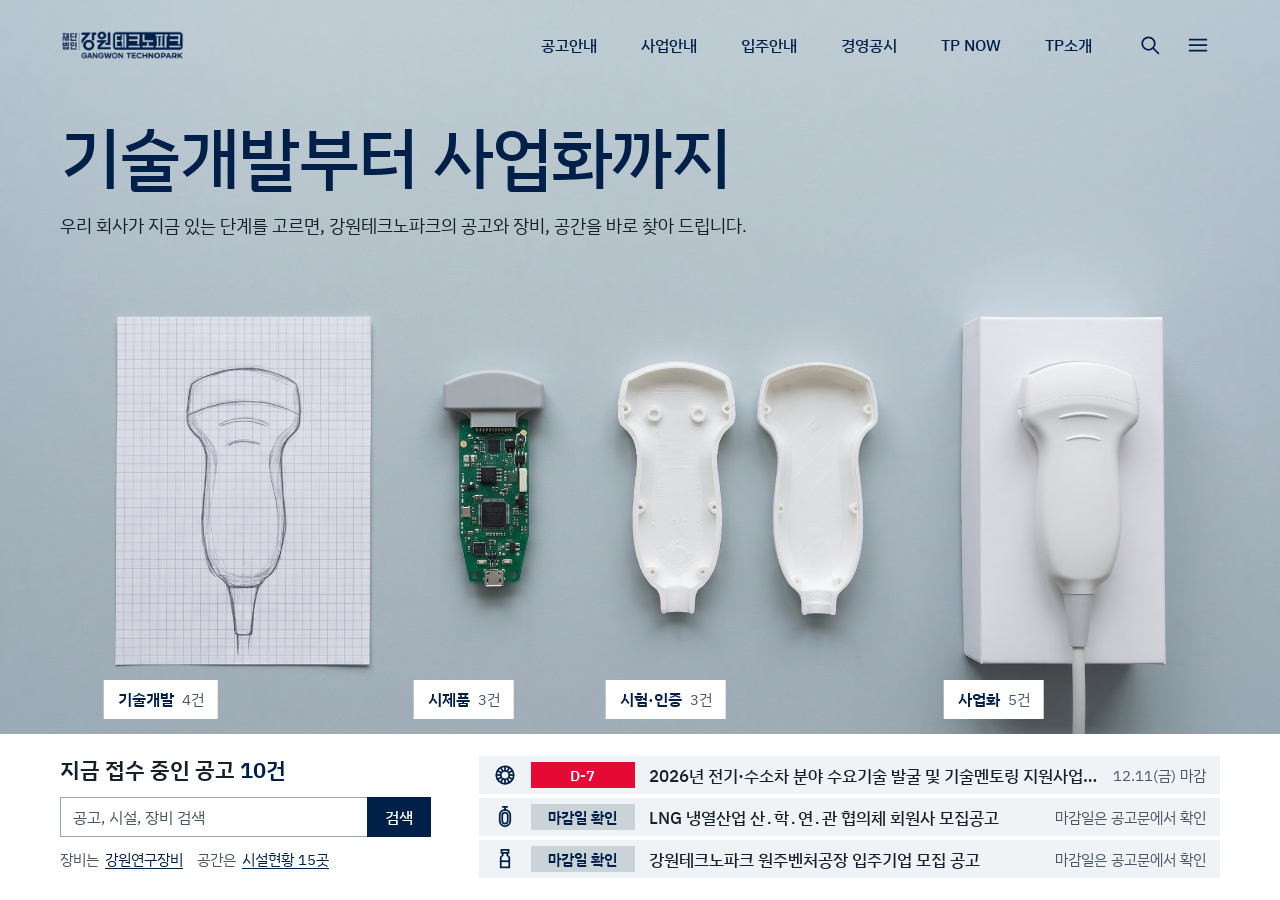
<file: 3/index.html>
<!doctype html>
<html lang="ko">
<head>
<meta charset="utf-8">
<meta name="viewport" content="width=device-width, initial-scale=1">
<title>강원테크노파크</title>
<meta name="description" content="기술개발부터 사업화까지, 우리 회사가 지금 있는 단계를 고르면 강원테크노파크의 공고와 장비, 공간을 바로 찾아 드립니다.">
<link rel="icon" href="../shared/img/favicon.png">
<link rel="preconnect" href="https://fonts.googleapis.com">
<link rel="preconnect" href="https://fonts.gstatic.com" crossorigin>
<link rel="stylesheet" href="https://fonts.googleapis.com/css2?family=IBM+Plex+Sans+KR:wght@400;500;600&display=swap">
<link rel="stylesheet" href="style.css">
</head>
<body>
<header class="gnb" id="gnb">
  <div class="gnb-in">
    <a class="logo" href="./"><img src="../shared/img/logo-navy.png" alt="재단법인 강원테크노파크" width="300" height="72"></a>
    <nav class="menu" aria-label="주메뉴">
      <ul class="top" id="top">
        <li><a href="https://www.gwtp.or.kr/gwtp/bbsNew_list.php?code=sub01a&amp;keyvalue=sub01">공고안내</a></li>
        <li><a href="https://www.gwtp.or.kr/gwtp/pageview.php?url=sub02a&amp;keyvalue=sub02">사업안내</a></li>
        <li><a href="https://www.gwtp.or.kr/gwtp/pageview.php?url=sub04a&amp;keyvalue=sub04">입주안내</a></li>
        <li><a href="https://www.gwtp.or.kr/gwtp/bbsNew_list.php?code=sub05b&amp;keyvalue=sub05">경영공시</a></li>
        <li><a href="https://www.gwtp.or.kr/gwtp/bbsNew_list.php?code=sub06b&amp;keyvalue=sub06">TP NOW</a></li>
        <li><a href="https://www.gwtp.or.kr/gwtp/pageview.php?url=sub07a&amp;keyvalue=sub07">TP소개</a></li>
      </ul>
    </nav>
    <div class="util">
      <button class="ic-btn" id="searchBtn" type="button" aria-label="공고 검색">
        <svg viewBox="0 0 24 24" width="24" height="24" fill="none" stroke="currentColor" stroke-width="1.75" stroke-linecap="square"><circle cx="10.5" cy="10.5" r="6.25"/><path d="M15.25 15.25l5 5"/></svg>
      </button>
      <button class="ic-btn" id="allBtn" type="button" aria-label="전체 메뉴" aria-expanded="false" aria-controls="mega">
        <svg viewBox="0 0 24 24" width="24" height="24" fill="none" stroke="currentColor" stroke-width="1.75" stroke-linecap="square"><path d="M3.75 6.5h16.5M3.75 12h16.5M3.75 17.5h16.5"/></svg>
      </button>
    </div>
  </div>
  <div class="mega" id="mega">
    <div class="mega-in" id="megaIn">
      <div class="col"><p class="col-t">공고안내</p><ul>
        <li><a href="https://www.gwtp.or.kr/gwtp/bbsNew_list.php?code=sub01a&amp;keyvalue=sub01">공지사항</a></li>
        <li><a href="https://www.gwtp.or.kr/gwtp/bbsNew_list.php?code=sub01b&amp;keyvalue=sub01">모집공고</a></li>
        <li><a href="https://www.gwtp.or.kr/gwtp/bbsNew_list.php?code=sub01c&amp;keyvalue=sub01">계약공고</a></li>
        <li><a href="https://www.gwtp.or.kr/gwtp/bbsNew_list.php?code=sub01d&amp;keyvalue=sub01">채용공고</a></li>
        <li><a href="https://www.gwtp.or.kr/gwtp/bbsNew_list.php?code=sub01g&amp;keyvalue=sub01">타기관소식</a></li>
      </ul></div>
      <div class="col"><p class="col-t">사업안내</p><ul>
        <li><a href="https://www.gwtp.or.kr/gwtp/pageview.php?url=sub02a&amp;keyvalue=sub02">지역사업안내</a></li>
        <li><a href="https://www.gwtp.or.kr/gwtp/pageview.php?url=sub02b&amp;keyvalue=sub02">부서별사업안내</a></li>
        <li><a href="https://www.gwtp.or.kr/gwtp/pageview.php?url=sub02c&amp;keyvalue=sub02">장비지원</a></li>
      </ul></div>
      <div class="col"><p class="col-t">입주안내</p><ul>
        <li><a href="https://www.gwtp.or.kr/gwtp/pageview.php?url=sub04a&amp;keyvalue=sub04">입주안내</a></li>
        <li><a href="https://www.gwtp.or.kr/gwtp/pageview.php?url=sub04b&amp;keyvalue=sub04">입주기업소개</a></li>
        <li><a href="https://www.gwtp.or.kr/gwtp/pageview.php?url=sub04c&amp;keyvalue=sub04">시설현황</a></li>
      </ul></div>
      <div class="col"><p class="col-t">경영공시</p><ul>
        <li><a href="https://www.gwtp.or.kr/gwtp/bbsNew_list.php?code=sub05b&amp;keyvalue=sub05">운영계획 및 결과</a></li>
        <li><a href="https://www.gwtp.or.kr/gwtp/bbsNew_list.php?code=sub05a&amp;keyvalue=sub05">재무정보</a></li>
        <li><a href="https://www.gwtp.or.kr/gwtp/bbsNew_list.php?code=sub05c&amp;keyvalue=sub05">임직원현황</a></li>
        <li><a href="https://www.gwtp.or.kr/gwtp/bbsNew_list.php?code=sub05f&amp;keyvalue=sub05">강원TP규정</a></li>
        <li><a href="https://www.gwtp.or.kr/gwtp/bbsNew_list.php?code=sub05d&amp;keyvalue=sub05">회의록</a></li>
        <li><a href="https://www.gwtp.or.kr/gwtp/bbsNew_list.php?code=sub05e&amp;keyvalue=sub05">감사결과</a></li>
        <li><a href="https://www.gwtp.or.kr/gwtp/bbsNew_list.php?code=sub05g&amp;keyvalue=sub05">기부금 모금 및 실적</a></li>
      </ul></div>
      <div class="col"><p class="col-t">TP NOW</p><ul>
        <li><a href="https://www.gwtp.or.kr/gwtp/bbsNew_list.php?code=sub06b&amp;keyvalue=sub06">언론보도</a></li>
        <li><a href="https://www.gwtp.or.kr/gwtp/bbsNew_list.php?code=sub06c&amp;keyvalue=sub06">홍보자료</a></li>
        <li><a href="https://www.gwtp.or.kr/gwtp/bbsNew_list.php?code=sub06d&amp;keyvalue=sub06">지역정보</a></li>
        <li><a href="https://www.gwtp.or.kr/gwtp/bbsNew_list.php?code=sub06g&amp;keyvalue=sub06">뉴스레터</a></li>
        <li><a href="https://www.gwtp.or.kr/gwtp/pageview.php?url=sub06h&amp;keyvalue=sub06">뉴스레터신청</a></li>
      </ul></div>
      <div class="col"><p class="col-t">TP소개</p><ul>
        <li><a href="https://www.gwtp.or.kr/gwtp/pageview.php?url=sub07a&amp;keyvalue=sub07">일반현황</a></li>
        <li><a href="https://www.gwtp.or.kr/gwtp/pageview.php?url=sub07d&amp;keyvalue=sub07">연혁</a></li>
        <li><a href="https://www.gwtp.or.kr/gwtp/pageview.php?url=sub07b&amp;keyvalue=sub07">인사말</a></li>
        <li><a href="https://www.gwtp.or.kr/gwtp/pageview.php?url=sub07c&amp;keyvalue=sub07">비전 및 목표</a></li>
        <li><a href="https://www.gwtp.or.kr/gwtp/pageview.php?url=sub07e&amp;keyvalue=sub07">조직안내</a></li>
        <li><a href="https://www.gwtp.or.kr/gwtp/pageview.php?url=sub07f&amp;keyvalue=sub07">ESG경영</a></li>
        <li><a href="https://www.gwtp.or.kr/gwtp/pageview.php?url=sub07g&amp;keyvalue=sub07">찾아오시는 길</a></li>
      </ul></div>
    </div>
  </div>
</header>

<main>
  <section class="hero" id="hero" aria-label="성장 단계 고르기">
    <div class="scene">
      <picture>
        <source media="(max-width: 1023px)" srcset="board/hero-m.jpg">
        <img class="photo" src="board/hero.jpg" alt="휴대용 초음파 프로브 하나가 만들어지는 네 단계. 모눈종이 연필 스케치, 초음파 머리를 단 회로기판, 반으로 연 흰 시제품 몸체, 상자 위 완성품이 책상 위에 차례로 놓여 있다." width="2400" height="1340">
      </picture>
      <button class="spot" type="button" data-stage="dev" aria-label="기술개발 단계 공고 보기"></button>
      <button class="spot" type="button" data-stage="proto" aria-label="시제품 단계 공고 보기"></button>
      <button class="spot" type="button" data-stage="test" aria-label="시험·인증 단계 공고 보기"></button>
      <button class="spot" type="button" data-stage="biz" aria-label="사업화 단계 공고 보기"></button>
      <button class="tag" type="button" data-stage="dev"><b>기술개발</b><span class="n" data-count="dev"></span></button>
      <button class="tag" type="button" data-stage="proto"><b>시제품</b><span class="n" data-count="proto"></span></button>
      <button class="tag" type="button" data-stage="test"><b>시험·인증</b><span class="n" data-count="test"></span></button>
      <button class="tag" type="button" data-stage="biz"><b>사업화</b><span class="n" data-count="biz"></span></button>
    </div>
    <div class="wrap hero-copy">
      <h1 class="line"><span>기술개발부터</span> <span>사업화까지</span></h1>
      <p class="sub sub-pc">우리 회사가 지금 있는 단계를 고르면, 강원테크노파크의 공고와 장비, 공간을 바로 찾아 드립니다.</p>
    </div>
  </section>

  <section class="pick" aria-label="단계 고르기">
    <div class="wrap">
      <p class="sub sub-m">우리 회사가 지금 있는 단계를 고르면, 강원테크노파크의 공고와 장비, 공간을 바로 찾아 드립니다.</p>
      <div class="stages">
        <button class="stage" type="button" data-stage="dev"><img src="board/ico-st-sketch.svg" alt="" width="32" height="32"><b>기술개발</b><span class="n" data-count="dev"></span></button>
        <button class="stage" type="button" data-stage="proto"><img src="board/ico-st-pcb.svg" alt="" width="32" height="32"><b>시제품</b><span class="n" data-count="proto"></span></button>
        <button class="stage" type="button" data-stage="test"><img src="board/ico-st-proto.svg" alt="" width="32" height="32"><b>시험·인증</b><span class="n" data-count="test"></span></button>
        <button class="stage" type="button" data-stage="biz"><img src="board/ico-st-box.svg" alt="" width="32" height="32"><b>사업화</b><span class="n" data-count="biz"></span></button>
      </div>
    </div>
  </section>

  <section class="finder" id="finder" aria-labelledby="fTitle">
    <div class="wrap finder-in">
      <div class="f-side">
        <h2 class="f-title"><span id="fTitle">지금 접수 중인 공고</span> <em id="fCount"></em></h2>
        <form class="f-search" id="fSearch" role="search">
          <input id="q" type="search" placeholder="공고, 시설, 장비 검색" aria-label="공고, 시설, 장비 검색" autocomplete="off">
          <button type="submit">검색</button>
        </form>
        <p class="f-where" id="fWhere"></p>
      </div>
      <ol class="f-list" id="fList"></ol>
    </div>
  </section>
</main>

<script src="../shared/base.js"></script>
<script src="../shared/notices.js"></script>
<script src="../shared/gw-core.js"></script>
<script src="app.js"></script>
</body>
</html>
</file>
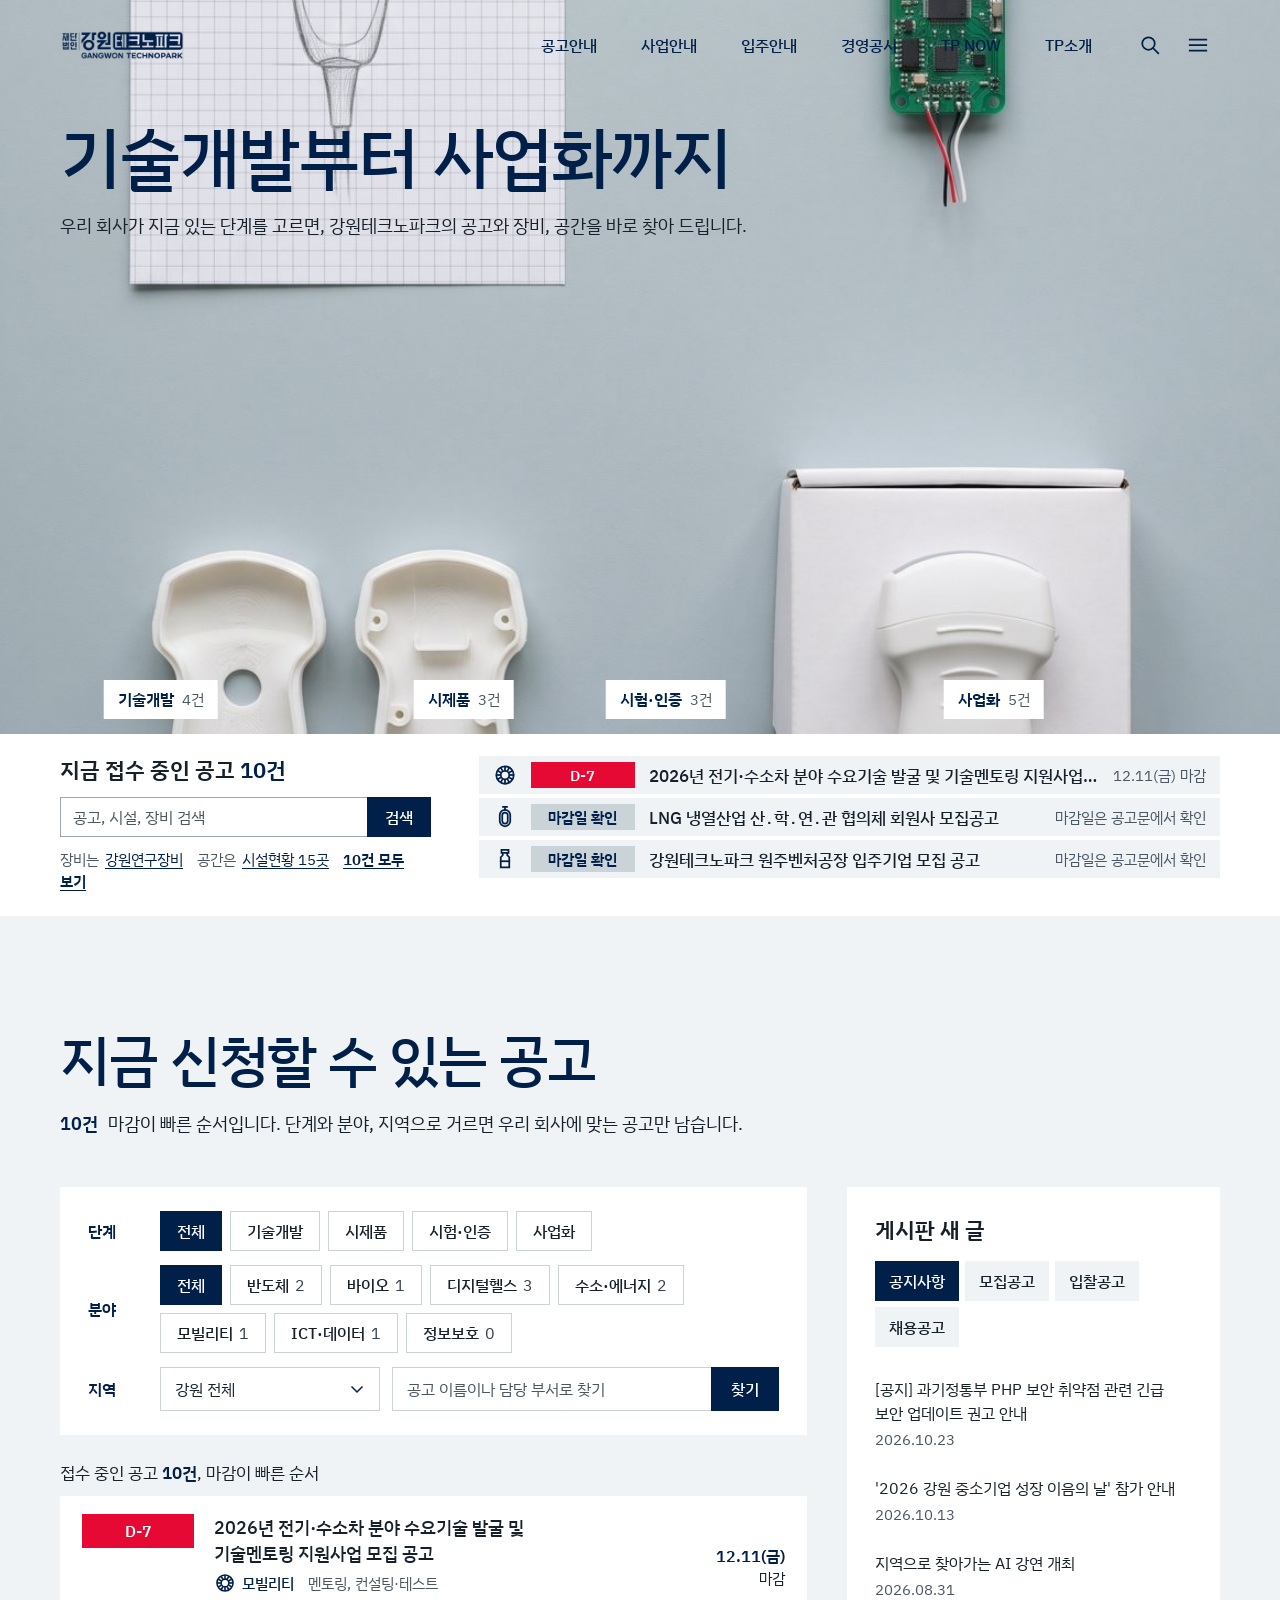
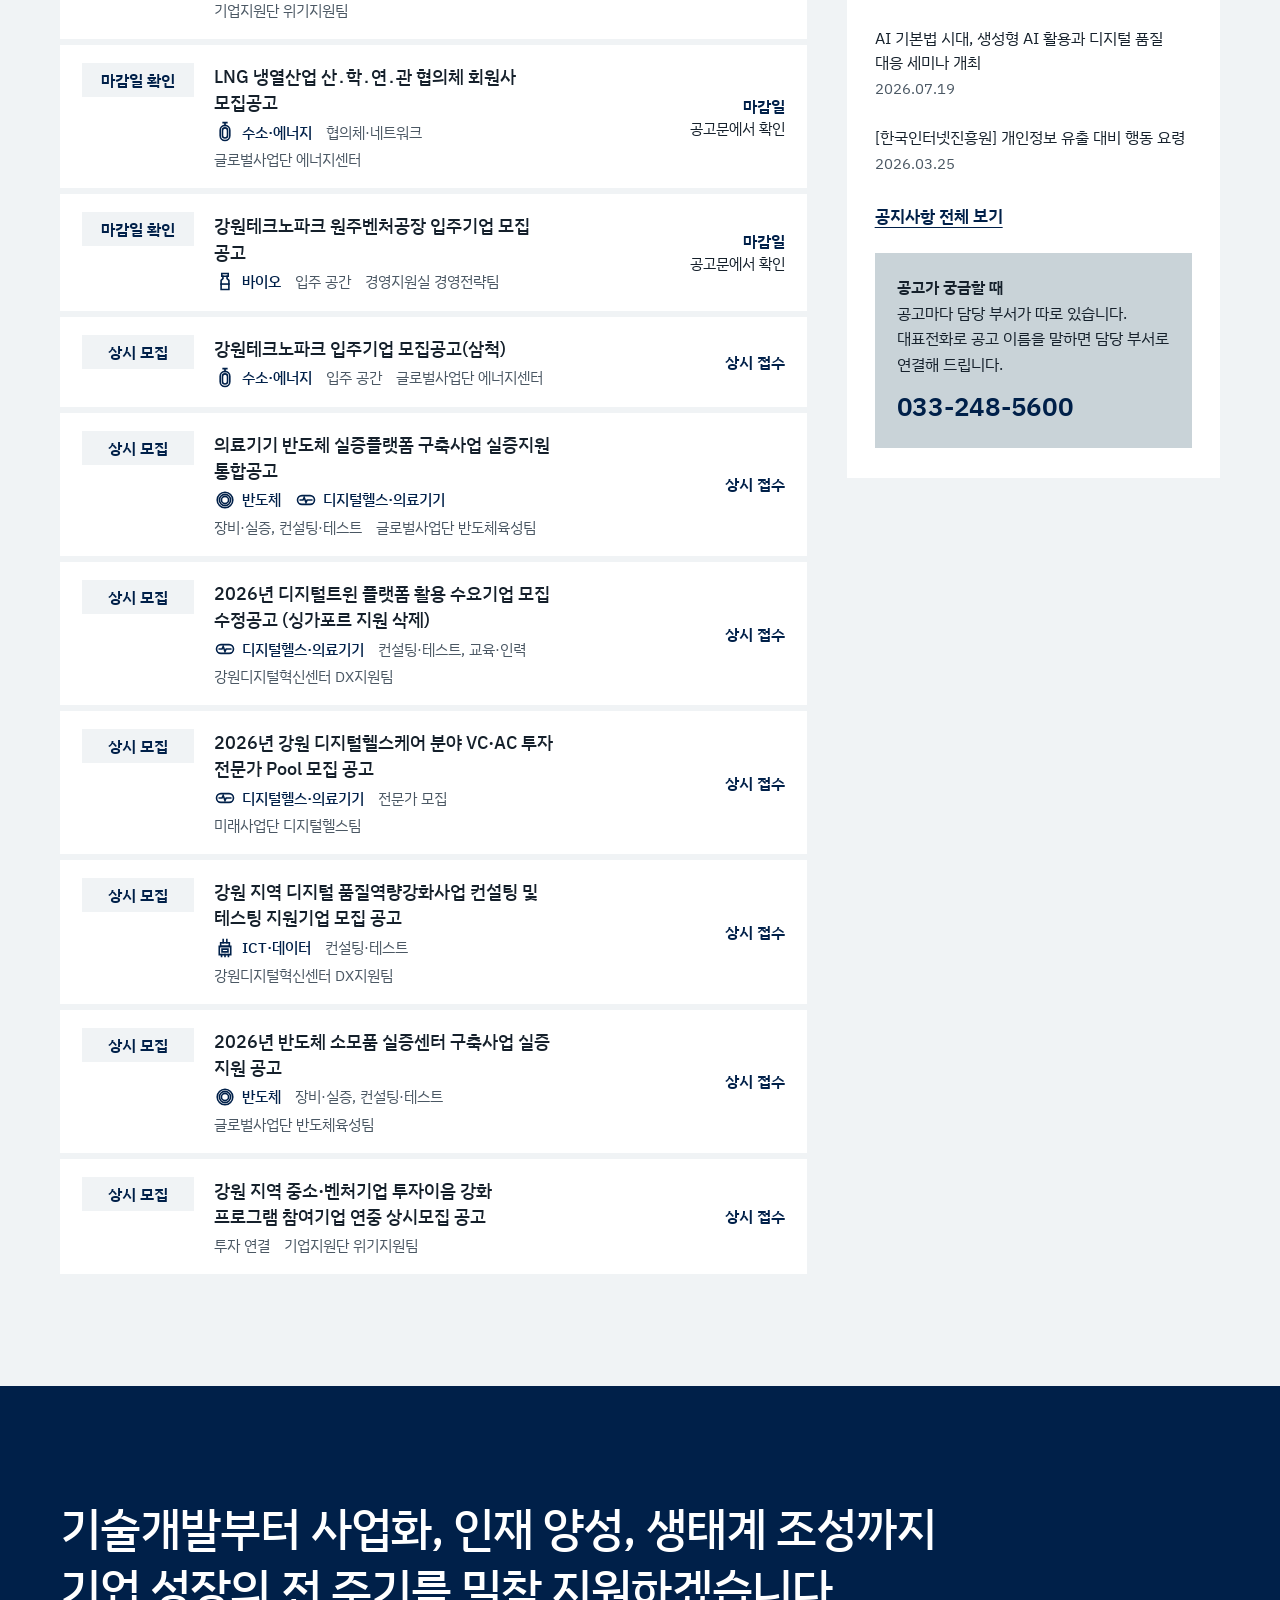
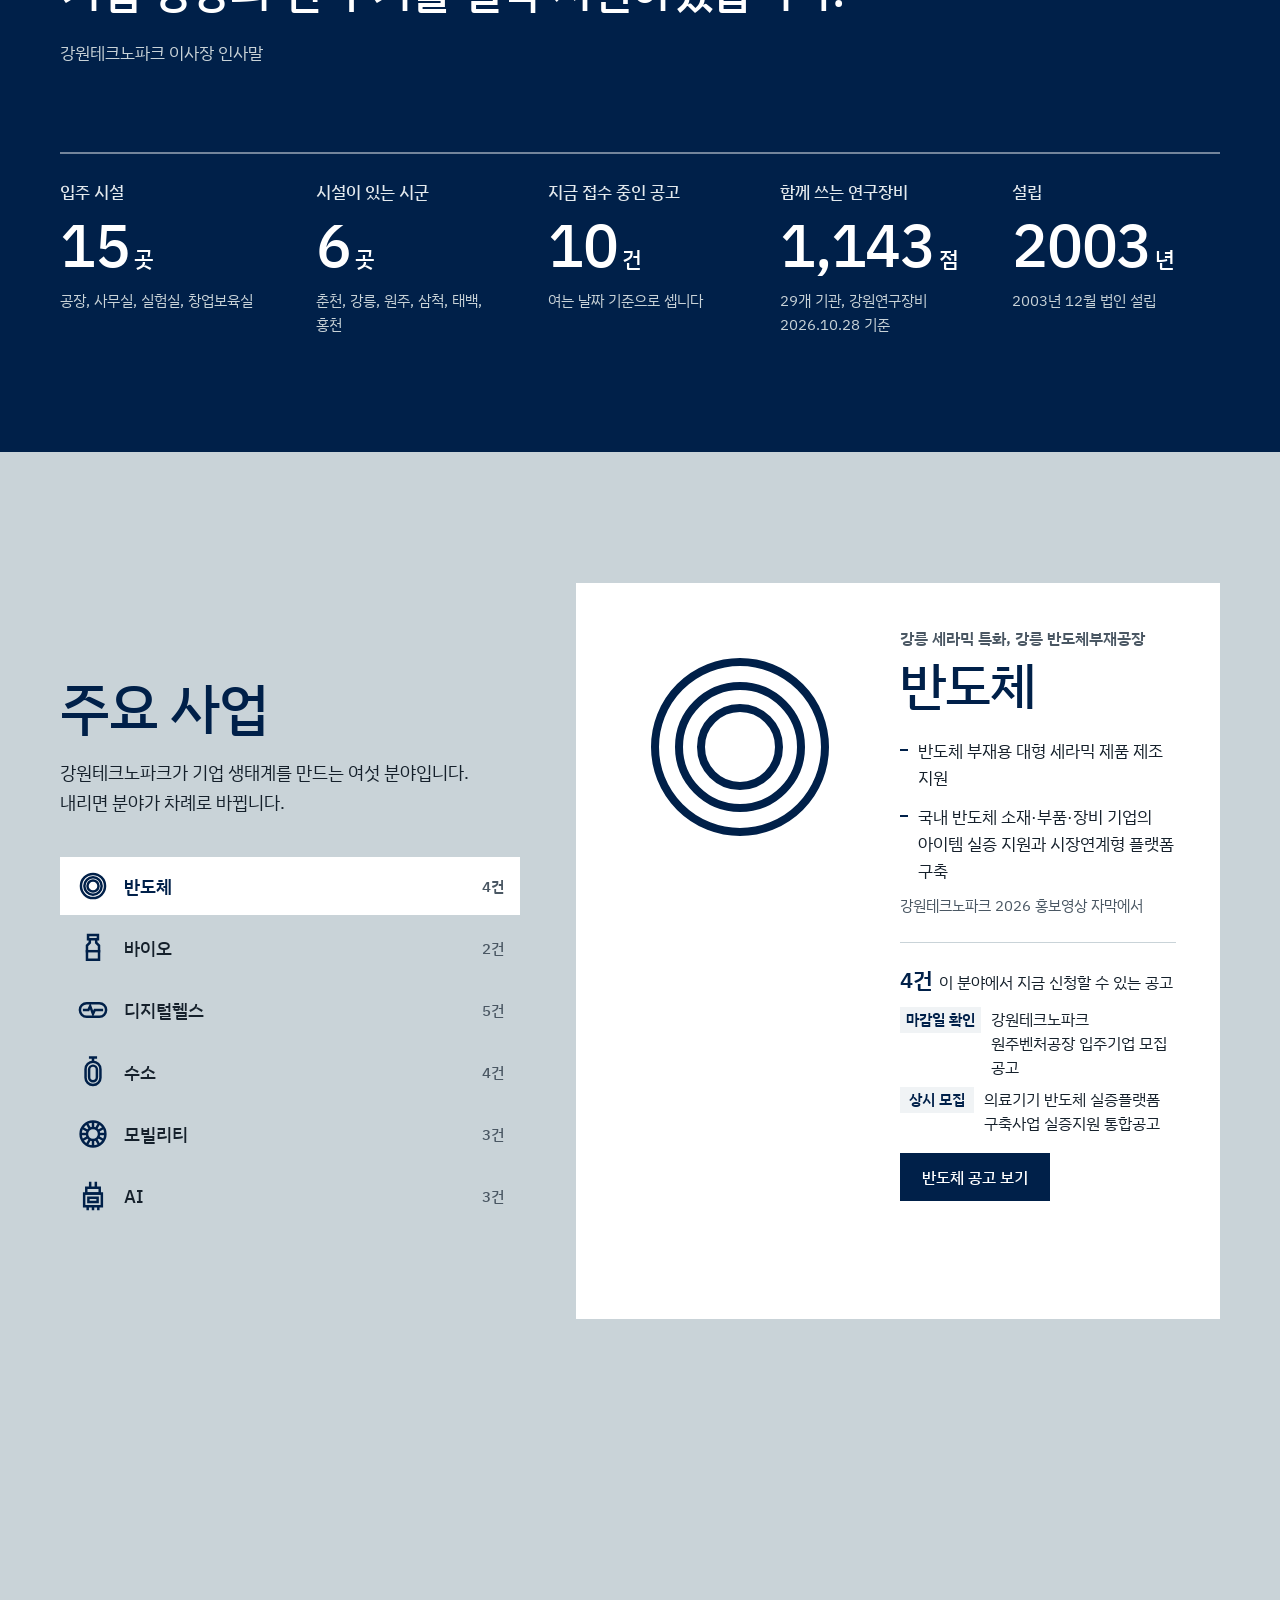
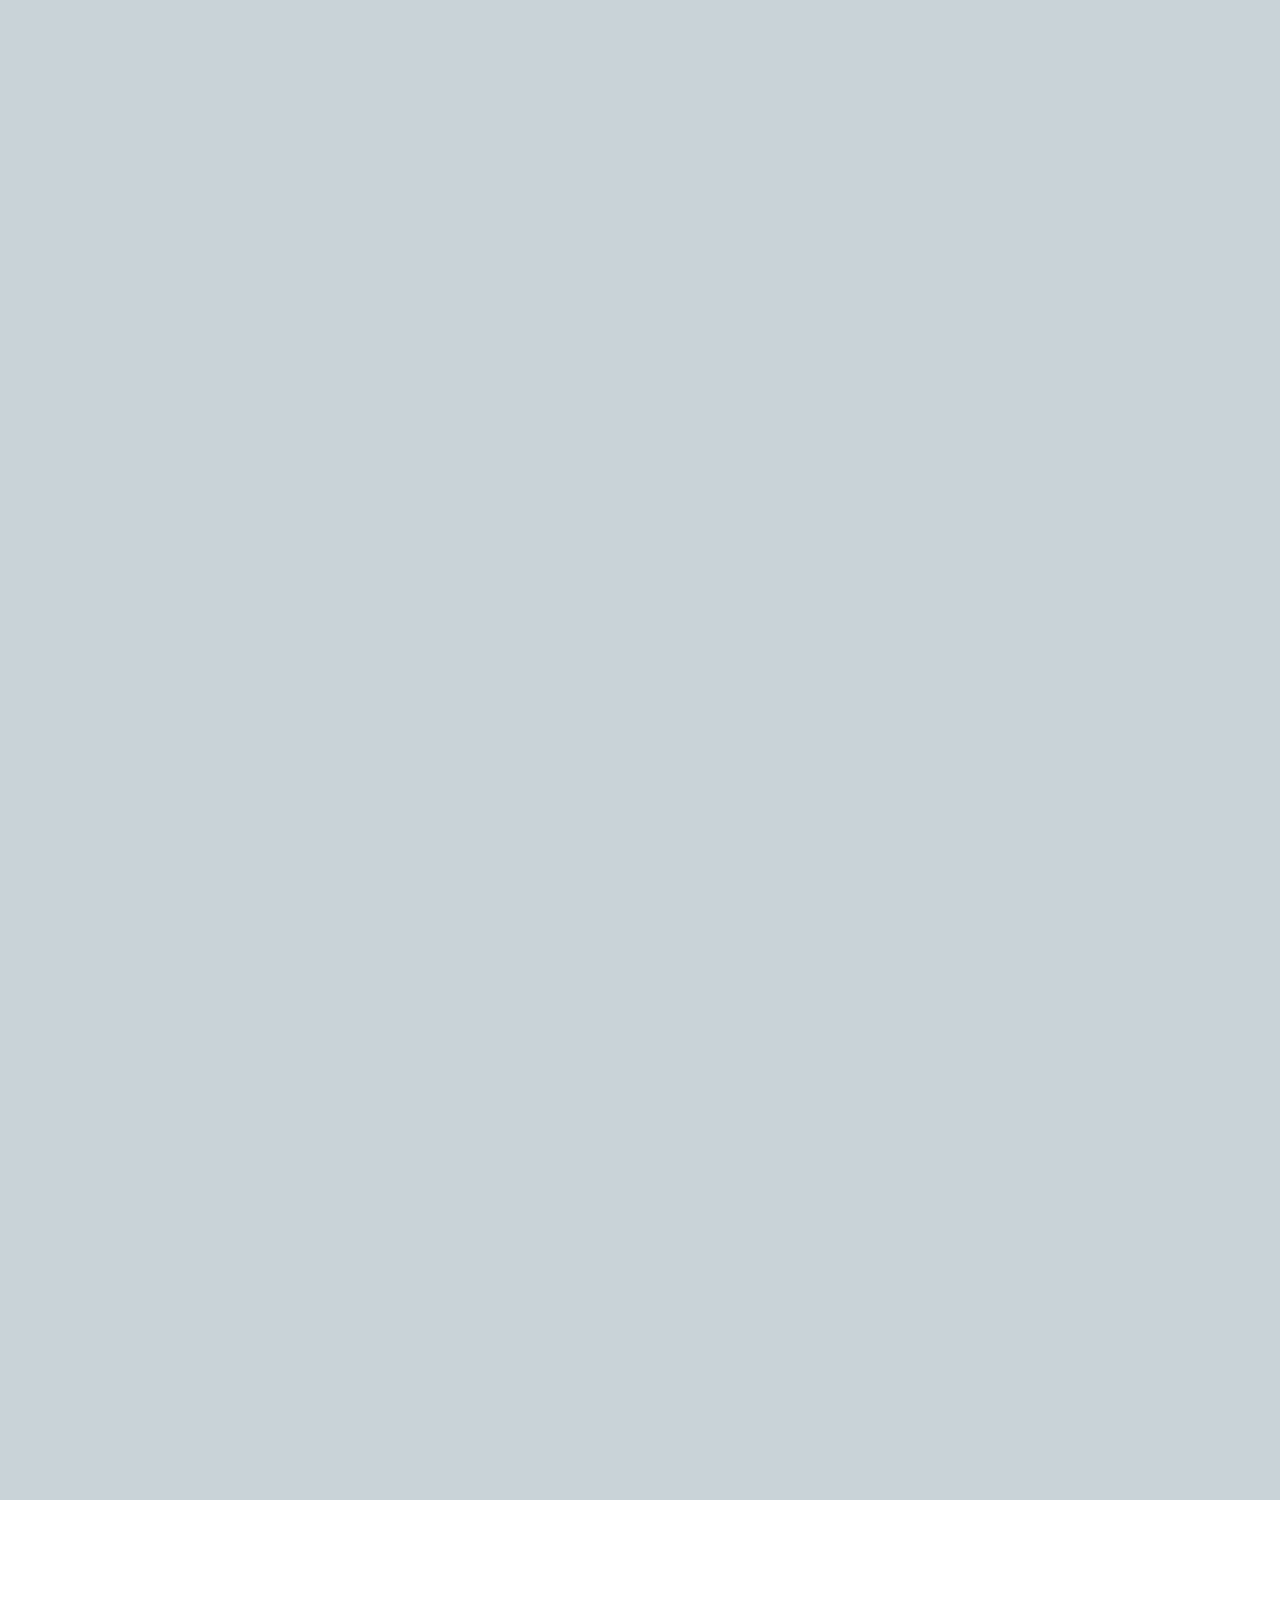
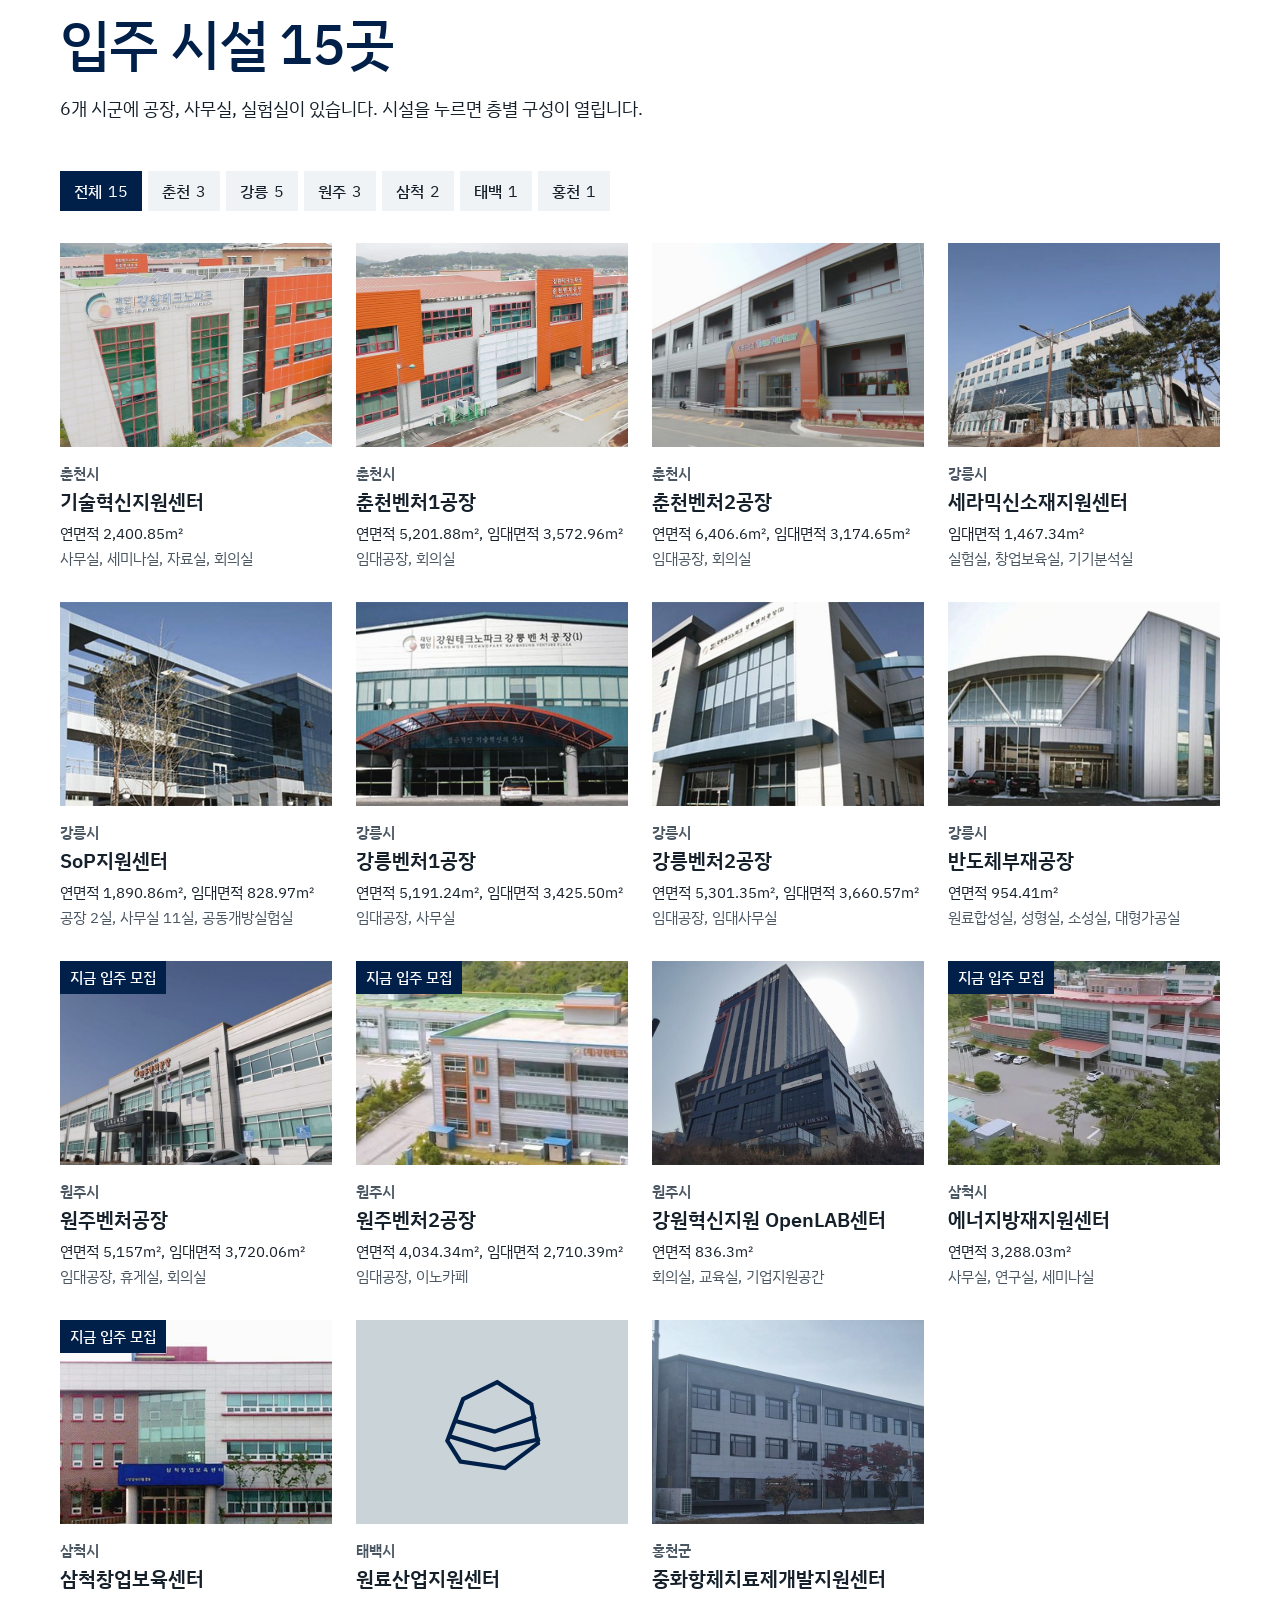
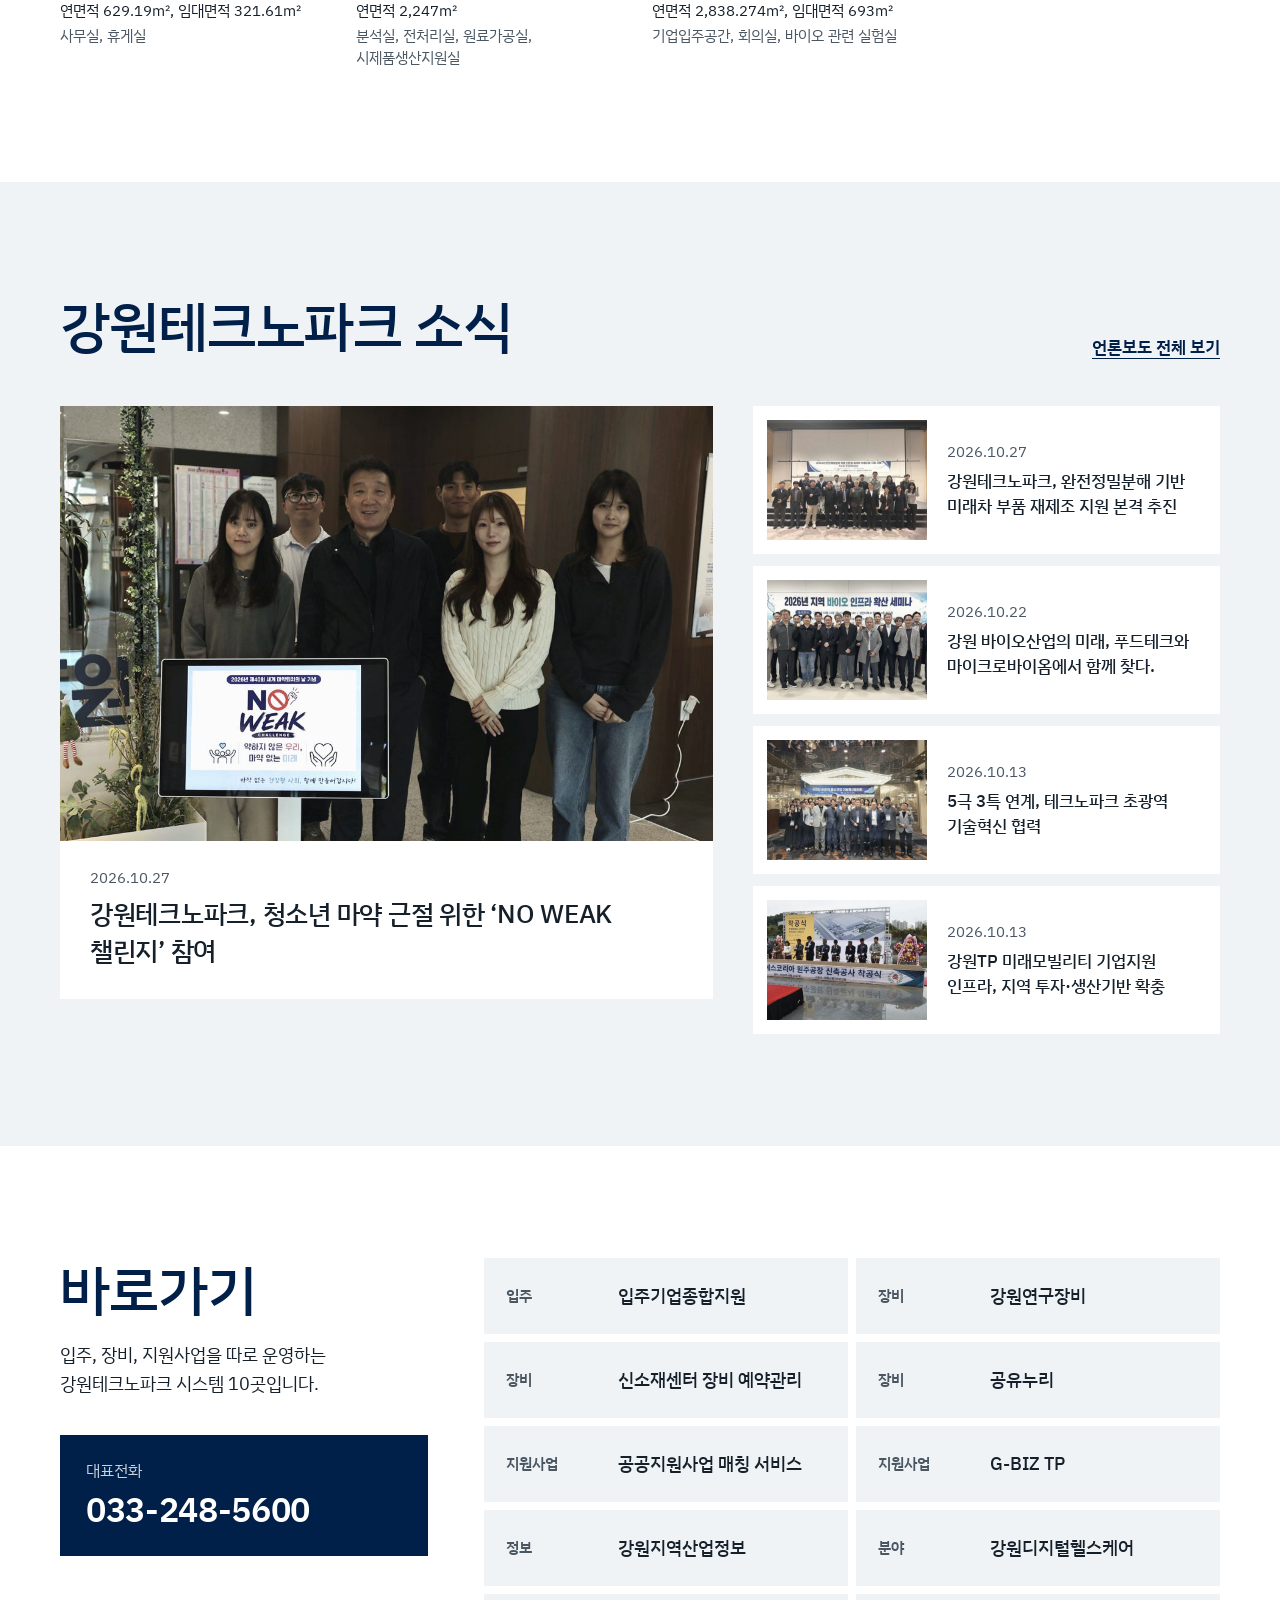
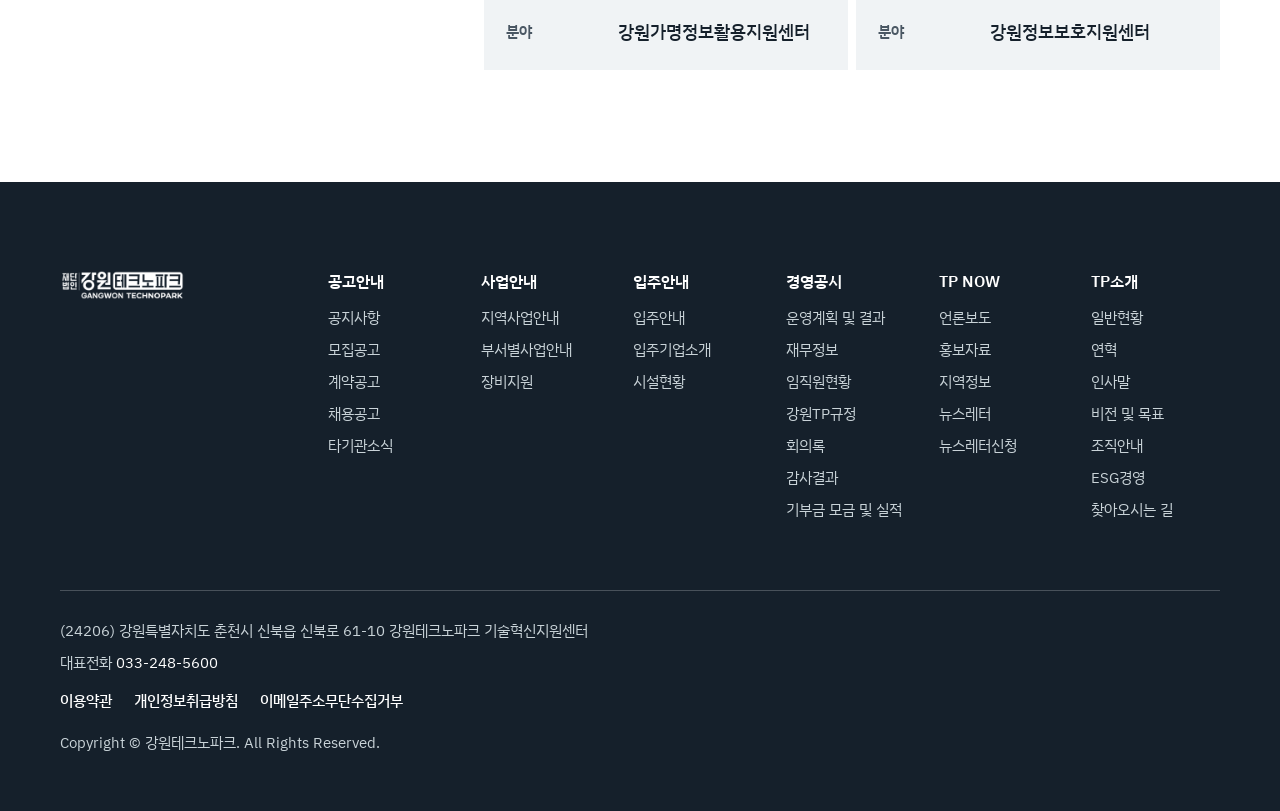
<file: 3/main/index.html>
<!doctype html>
<html lang="ko">
<head>
<meta charset="utf-8">
<meta name="viewport" content="width=device-width, initial-scale=1">
<title>강원테크노파크</title>
<meta name="description" content="기술개발부터 사업화까지, 우리 회사가 지금 있는 단계를 고르면 강원테크노파크의 공고와 장비, 공간을 바로 찾아 드립니다.">
<link rel="icon" href="../../shared/img/favicon.png">
<link rel="preconnect" href="https://fonts.googleapis.com">
<link rel="preconnect" href="https://fonts.gstatic.com" crossorigin>
<link rel="stylesheet" href="https://fonts.googleapis.com/css2?family=IBM+Plex+Sans+KR:wght@400;500;600&display=swap">
<link rel="stylesheet" href="style.css">
</head>
<body>
<header class="gnb" id="gnb">
  <div class="gnb-in">
    <a class="logo" href="./"><img src="../../shared/img/logo-navy.png" alt="재단법인 강원테크노파크" width="300" height="72"></a>
    <nav class="menu" aria-label="주메뉴">
      <ul class="top" id="top">
        <li><a href="https://www.gwtp.or.kr/gwtp/bbsNew_list.php?code=sub01a&amp;keyvalue=sub01">공고안내</a></li>
        <li><a href="https://www.gwtp.or.kr/gwtp/pageview.php?url=sub02a&amp;keyvalue=sub02">사업안내</a></li>
        <li><a href="https://www.gwtp.or.kr/gwtp/pageview.php?url=sub04a&amp;keyvalue=sub04">입주안내</a></li>
        <li><a href="https://www.gwtp.or.kr/gwtp/bbsNew_list.php?code=sub05b&amp;keyvalue=sub05">경영공시</a></li>
        <li><a href="https://www.gwtp.or.kr/gwtp/bbsNew_list.php?code=sub06b&amp;keyvalue=sub06">TP NOW</a></li>
        <li><a href="https://www.gwtp.or.kr/gwtp/pageview.php?url=sub07a&amp;keyvalue=sub07">TP소개</a></li>
      </ul>
    </nav>
    <div class="util">
      <button class="ic-btn" id="searchBtn" type="button" aria-label="공고 검색">
        <svg viewBox="0 0 24 24" width="24" height="24" fill="none" stroke="currentColor" stroke-width="1.75" stroke-linecap="square"><circle cx="10.5" cy="10.5" r="6.25"/><path d="M15.25 15.25l5 5"/></svg>
      </button>
      <button class="ic-btn" id="allBtn" type="button" aria-label="전체 메뉴" aria-expanded="false" aria-controls="mega">
        <svg viewBox="0 0 24 24" width="24" height="24" fill="none" stroke="currentColor" stroke-width="1.75" stroke-linecap="square"><path d="M3.75 6.5h16.5M3.75 12h16.5M3.75 17.5h16.5"/></svg>
      </button>
    </div>
  </div>
  <div class="mega" id="mega">
    <div class="mega-in" id="megaIn">
      <div class="col"><p class="col-t">공고안내</p><ul>
        <li><a href="https://www.gwtp.or.kr/gwtp/bbsNew_list.php?code=sub01a&amp;keyvalue=sub01">공지사항</a></li>
        <li><a href="https://www.gwtp.or.kr/gwtp/bbsNew_list.php?code=sub01b&amp;keyvalue=sub01">모집공고</a></li>
        <li><a href="https://www.gwtp.or.kr/gwtp/bbsNew_list.php?code=sub01c&amp;keyvalue=sub01">계약공고</a></li>
        <li><a href="https://www.gwtp.or.kr/gwtp/bbsNew_list.php?code=sub01d&amp;keyvalue=sub01">채용공고</a></li>
        <li><a href="https://www.gwtp.or.kr/gwtp/bbsNew_list.php?code=sub01g&amp;keyvalue=sub01">타기관소식</a></li>
      </ul></div>
      <div class="col"><p class="col-t">사업안내</p><ul>
        <li><a href="https://www.gwtp.or.kr/gwtp/pageview.php?url=sub02a&amp;keyvalue=sub02">지역사업안내</a></li>
        <li><a href="https://www.gwtp.or.kr/gwtp/pageview.php?url=sub02b&amp;keyvalue=sub02">부서별사업안내</a></li>
        <li><a href="https://www.gwtp.or.kr/gwtp/pageview.php?url=sub02c&amp;keyvalue=sub02">장비지원</a></li>
      </ul></div>
      <div class="col"><p class="col-t">입주안내</p><ul>
        <li><a href="https://www.gwtp.or.kr/gwtp/pageview.php?url=sub04a&amp;keyvalue=sub04">입주안내</a></li>
        <li><a href="https://www.gwtp.or.kr/gwtp/pageview.php?url=sub04b&amp;keyvalue=sub04">입주기업소개</a></li>
        <li><a href="https://www.gwtp.or.kr/gwtp/pageview.php?url=sub04c&amp;keyvalue=sub04">시설현황</a></li>
      </ul></div>
      <div class="col"><p class="col-t">경영공시</p><ul>
        <li><a href="https://www.gwtp.or.kr/gwtp/bbsNew_list.php?code=sub05b&amp;keyvalue=sub05">운영계획 및 결과</a></li>
        <li><a href="https://www.gwtp.or.kr/gwtp/bbsNew_list.php?code=sub05a&amp;keyvalue=sub05">재무정보</a></li>
        <li><a href="https://www.gwtp.or.kr/gwtp/bbsNew_list.php?code=sub05c&amp;keyvalue=sub05">임직원현황</a></li>
        <li><a href="https://www.gwtp.or.kr/gwtp/bbsNew_list.php?code=sub05f&amp;keyvalue=sub05">강원TP규정</a></li>
        <li><a href="https://www.gwtp.or.kr/gwtp/bbsNew_list.php?code=sub05d&amp;keyvalue=sub05">회의록</a></li>
        <li><a href="https://www.gwtp.or.kr/gwtp/bbsNew_list.php?code=sub05e&amp;keyvalue=sub05">감사결과</a></li>
        <li><a href="https://www.gwtp.or.kr/gwtp/bbsNew_list.php?code=sub05g&amp;keyvalue=sub05">기부금 모금 및 실적</a></li>
      </ul></div>
      <div class="col"><p class="col-t">TP NOW</p><ul>
        <li><a href="https://www.gwtp.or.kr/gwtp/bbsNew_list.php?code=sub06b&amp;keyvalue=sub06">언론보도</a></li>
        <li><a href="https://www.gwtp.or.kr/gwtp/bbsNew_list.php?code=sub06c&amp;keyvalue=sub06">홍보자료</a></li>
        <li><a href="https://www.gwtp.or.kr/gwtp/bbsNew_list.php?code=sub06d&amp;keyvalue=sub06">지역정보</a></li>
        <li><a href="https://www.gwtp.or.kr/gwtp/bbsNew_list.php?code=sub06g&amp;keyvalue=sub06">뉴스레터</a></li>
        <li><a href="https://www.gwtp.or.kr/gwtp/pageview.php?url=sub06h&amp;keyvalue=sub06">뉴스레터신청</a></li>
      </ul></div>
      <div class="col"><p class="col-t">TP소개</p><ul>
        <li><a href="https://www.gwtp.or.kr/gwtp/pageview.php?url=sub07a&amp;keyvalue=sub07">일반현황</a></li>
        <li><a href="https://www.gwtp.or.kr/gwtp/pageview.php?url=sub07d&amp;keyvalue=sub07">연혁</a></li>
        <li><a href="https://www.gwtp.or.kr/gwtp/pageview.php?url=sub07b&amp;keyvalue=sub07">인사말</a></li>
        <li><a href="https://www.gwtp.or.kr/gwtp/pageview.php?url=sub07c&amp;keyvalue=sub07">비전 및 목표</a></li>
        <li><a href="https://www.gwtp.or.kr/gwtp/pageview.php?url=sub07e&amp;keyvalue=sub07">조직안내</a></li>
        <li><a href="https://www.gwtp.or.kr/gwtp/pageview.php?url=sub07f&amp;keyvalue=sub07">ESG경영</a></li>
        <li><a href="https://www.gwtp.or.kr/gwtp/pageview.php?url=sub07g&amp;keyvalue=sub07">찾아오시는 길</a></li>
      </ul></div>
    </div>
  </div>
</header>

<main>
  <section class="hero" id="hero" aria-label="성장 단계 고르기">
    <div class="scene">
      <picture>
        <source media="(max-width: 1023px)" srcset="../board/hero-m.jpg">
        <img class="photo" src="../board/hero.jpg" alt="휴대용 초음파 프로브 하나가 만들어지는 네 단계. 모눈종이 연필 스케치, 초음파 머리를 단 회로기판, 반으로 연 흰 시제품 몸체, 상자 위 완성품이 책상 위에 차례로 놓여 있다." width="2400" height="1340">
      </picture>
      <button class="spot" type="button" data-stage="dev" aria-label="기술개발 단계 공고 보기"></button>
      <button class="spot" type="button" data-stage="proto" aria-label="시제품 단계 공고 보기"></button>
      <button class="spot" type="button" data-stage="test" aria-label="시험·인증 단계 공고 보기"></button>
      <button class="spot" type="button" data-stage="biz" aria-label="사업화 단계 공고 보기"></button>
      <button class="tag" type="button" data-stage="dev"><b>기술개발</b><span class="n" data-count="dev"></span></button>
      <button class="tag" type="button" data-stage="proto"><b>시제품</b><span class="n" data-count="proto"></span></button>
      <button class="tag" type="button" data-stage="test"><b>시험·인증</b><span class="n" data-count="test"></span></button>
      <button class="tag" type="button" data-stage="biz"><b>사업화</b><span class="n" data-count="biz"></span></button>
    </div>
    <div class="wrap hero-copy">
      <h1 class="line"><span>기술개발부터</span> <span>사업화까지</span></h1>
      <p class="sub sub-pc">우리 회사가 지금 있는 단계를 고르면, 강원테크노파크의 공고와 장비, 공간을 바로 찾아 드립니다.</p>
    </div>
  </section>

  <section class="pick" aria-label="단계 고르기">
    <div class="wrap">
      <p class="sub sub-m">우리 회사가 지금 있는 단계를 고르면, 강원테크노파크의 공고와 장비, 공간을 바로 찾아 드립니다.</p>
      <div class="stages">
        <button class="stage" type="button" data-stage="dev"><img src="img/ico-st-sketch.svg" alt="" width="32" height="32"><b>기술개발</b><span class="n" data-count="dev"></span></button>
        <button class="stage" type="button" data-stage="proto"><img src="img/ico-st-pcb.svg" alt="" width="32" height="32"><b>시제품</b><span class="n" data-count="proto"></span></button>
        <button class="stage" type="button" data-stage="test"><img src="img/ico-st-proto.svg" alt="" width="32" height="32"><b>시험·인증</b><span class="n" data-count="test"></span></button>
        <button class="stage" type="button" data-stage="biz"><img src="img/ico-st-box.svg" alt="" width="32" height="32"><b>사업화</b><span class="n" data-count="biz"></span></button>
      </div>
    </div>
  </section>

  <section class="finder" id="finder" aria-labelledby="fTitle">
    <div class="wrap finder-in">
      <div class="f-side">
        <h2 class="f-title"><span id="fTitle">지금 접수 중인 공고</span> <em id="fCount"></em></h2>
        <form class="f-search" id="fSearch" role="search">
          <input id="q" type="search" placeholder="공고, 시설, 장비 검색" aria-label="공고, 시설, 장비 검색" autocomplete="off">
          <button type="submit">검색</button>
        </form>
        <p class="f-where" id="fWhere"></p>
      </div>
      <ol class="f-list" id="fList"></ol>
    </div>
  </section>

  <section class="sec notices" id="notices" aria-labelledby="nTitle">
    <div class="wrap">
      <div class="sec-head">
        <h2 class="sec-t" id="nTitle">지금 신청할 수 있는 공고</h2>
        <p class="sec-d"><b class="cnt" id="nTotal"></b> 마감이 빠른 순서입니다. 단계와 분야, 지역으로 거르면 우리 회사에 맞는 공고만 남습니다.</p>
      </div>
      <div class="n-grid">
        <div class="n-main">
          <div class="filters" role="group" aria-label="공고 거르기">
            <div class="f-row">
              <span class="f-lbl" id="lStage">단계</span>
              <div class="chips" id="stageChips" role="group" aria-labelledby="lStage">
                <button type="button" class="chip" data-fstage="">전체</button>
                <button type="button" class="chip" data-fstage="dev">기술개발</button>
                <button type="button" class="chip" data-fstage="proto">시제품</button>
                <button type="button" class="chip" data-fstage="test">시험·인증</button>
                <button type="button" class="chip" data-fstage="biz">사업화</button>
              </div>
            </div>
            <div class="f-row">
              <span class="f-lbl" id="lSector">분야</span>
              <div class="chips" id="sectorChips" role="group" aria-labelledby="lSector"></div>
            </div>
            <div class="f-row f-row-last">
              <label class="f-lbl" for="region">지역</label>
              <div class="f-tools">
                <select id="region"></select>
                <form class="n-search" id="nSearch" role="search">
                  <input id="nq" type="search" placeholder="공고 이름이나 담당 부서로 찾기" aria-label="공고 이름이나 담당 부서로 찾기" autocomplete="off">
                  <button type="submit">찾기</button>
                </form>
              </div>
            </div>
          </div>
          <div class="n-state">
            <p id="nState" aria-live="polite"></p>
            <button type="button" class="reset" id="nReset">거르기 풀기</button>
          </div>
          <ol class="n-list" id="nList"></ol>
        </div>
        <aside class="boards" aria-labelledby="bTitle">
          <h3 class="b-t" id="bTitle">게시판 새 글</h3>
          <div class="tabs" role="tablist" aria-labelledby="bTitle">
            <button type="button" role="tab" class="tab" data-board="notice">공지사항</button>
            <button type="button" role="tab" class="tab" data-board="recruit">모집공고</button>
            <button type="button" role="tab" class="tab" data-board="bid">입찰공고</button>
            <button type="button" role="tab" class="tab" data-board="jobs">채용공고</button>
          </div>
          <ol class="b-list" id="bList" role="tabpanel"></ol>
          <a class="more" id="bMore" href="https://www.gwtp.or.kr/gwtp/bbsNew_list.php?code=sub01a&amp;keyvalue=sub01" target="_blank" rel="noopener">공지사항 전체 보기</a>
          <div class="b-help">
            <p class="b-help-t">공고가 궁금할 때</p>
            <p>공고마다 담당 부서가 따로 있습니다. 대표전화로 공고 이름을 말하면 담당 부서로 연결해 드립니다.</p>
            <a class="tel" href="tel:0332485600">033-248-5600</a>
          </div>
        </aside>
      </div>
    </div>
  </section>

  <section class="sec about" id="about" aria-label="강원테크노파크 한눈에">
    <div class="wrap">
      <figure class="a-quote">
        <blockquote><p>기술개발부터 사업화, 인재 양성, 생태계 조성까지 기업 성장의 전 주기를 밀착 지원하겠습니다.</p></blockquote>
        <figcaption>강원테크노파크 이사장 인사말</figcaption>
      </figure>
      <dl class="nums">
        <div class="num"><dt>입주 시설</dt><dd><b id="aPlaces">15</b>곳</dd><p>공장, 사무실, 실험실, 창업보육실</p></div>
        <div class="num"><dt>시설이 있는 시군</dt><dd><b id="aCities">6</b>곳</dd><p>춘천, 강릉, 원주, 삼척, 태백, 홍천</p></div>
        <div class="num"><dt>지금 접수 중인 공고</dt><dd><b id="aLive">0</b>건</dd><p>여는 날짜 기준으로 셉니다</p></div>
        <div class="num"><dt>함께 쓰는 연구장비</dt><dd><b id="aEquip">1,143</b>점</dd><p><span id="aInst">29</span>개 기관, 강원연구장비 <span id="aAsOf">2026.10.28</span> 기준</p></div>
        <div class="num"><dt>설립</dt><dd><b>2003</b>년</dd><p>2003년 12월 법인 설립</p></div>
      </dl>
    </div>
  </section>

  <section class="biz" id="biz" aria-labelledby="zTitle">
    <div class="biz-track" id="bizTrack">
      <div class="biz-stage">
        <div class="wrap biz-in">
          <div class="biz-side">
            <h2 class="sec-t" id="zTitle">주요 사업</h2>
            <p class="sec-d">강원테크노파크가 기업 생태계를 만드는 여섯 분야입니다. 내리면 분야가 차례로 바뀝니다.</p>
            <ol class="biz-nav" id="bizNav"></ol>
          </div>
          <div class="biz-panel" id="bizPanel" aria-live="polite"></div>
        </div>
      </div>
    </div>
  </section>

  <section class="sec places" id="places" aria-labelledby="pTitle">
    <div class="wrap">
      <div class="sec-head">
        <h2 class="sec-t" id="pTitle">입주 시설 <span id="pTotal">15</span>곳</h2>
        <p class="sec-d">6개 시군에 공장, 사무실, 실험실이 있습니다. 시설을 누르면 층별 구성이 열립니다.</p>
      </div>
      <div class="tabs city-tabs" id="cityTabs" role="tablist" aria-label="시군 고르기"></div>
      <ul class="p-grid" id="pGrid"></ul>
    </div>
    <div class="sheet" id="sheet" hidden>
      <div class="sheet-dim" data-close></div>
      <div class="sheet-box" role="dialog" aria-modal="true" aria-labelledby="sName">
        <button type="button" class="sheet-x" data-close aria-label="닫기"><svg viewBox="0 0 24 24" width="24" height="24" fill="none" stroke="currentColor" stroke-width="1.75" stroke-linecap="square"><path d="M5.5 5.5l13 13M18.5 5.5l-13 13"/></svg></button>
        <div id="sheetBody"></div>
      </div>
    </div>
  </section>

  <section class="sec news" id="news" aria-labelledby="wTitle">
    <div class="wrap">
      <div class="sec-head sec-head-row">
        <h2 class="sec-t" id="wTitle">강원테크노파크 소식</h2>
        <a class="more" id="wMore" href="https://www.gwtp.or.kr/gwtp/bbsNew_list.php?code=sub06b&amp;keyvalue=sub06" target="_blank" rel="noopener">언론보도 전체 보기</a>
      </div>
      <div class="w-grid" id="wGrid"></div>
    </div>
  </section>

  <section class="sec links" id="links" aria-labelledby="lTitle">
    <div class="wrap l-in">
      <div class="l-side">
        <h2 class="sec-t" id="lTitle">바로가기</h2>
        <p class="sec-d">입주, 장비, 지원사업을 따로 운영하는 강원테크노파크 시스템 10곳입니다.</p>
        <div class="call">
          <span>대표전화</span>
          <a href="tel:0332485600">033-248-5600</a>
        </div>
      </div>
      <ul class="l-grid" id="lGrid"></ul>
    </div>
  </section>
</main>

<footer class="foot">
  <div class="wrap">
    <div class="foot-top">
      <img class="foot-logo" src="../../shared/img/logo-white.png" alt="재단법인 강원테크노파크" width="300" height="72">
      <nav class="fmap" aria-label="사이트맵"><div class="fm-col"><p class="fm-t">공고안내</p><ul>
        <li><a href="https://www.gwtp.or.kr/gwtp/bbsNew_list.php?code=sub01a&amp;keyvalue=sub01">공지사항</a></li>
        <li><a href="https://www.gwtp.or.kr/gwtp/bbsNew_list.php?code=sub01b&amp;keyvalue=sub01">모집공고</a></li>
        <li><a href="https://www.gwtp.or.kr/gwtp/bbsNew_list.php?code=sub01c&amp;keyvalue=sub01">계약공고</a></li>
        <li><a href="https://www.gwtp.or.kr/gwtp/bbsNew_list.php?code=sub01d&amp;keyvalue=sub01">채용공고</a></li>
        <li><a href="https://www.gwtp.or.kr/gwtp/bbsNew_list.php?code=sub01g&amp;keyvalue=sub01">타기관소식</a></li>
      </ul></div><div class="fm-col"><p class="fm-t">사업안내</p><ul>
        <li><a href="https://www.gwtp.or.kr/gwtp/pageview.php?url=sub02a&amp;keyvalue=sub02">지역사업안내</a></li>
        <li><a href="https://www.gwtp.or.kr/gwtp/pageview.php?url=sub02b&amp;keyvalue=sub02">부서별사업안내</a></li>
        <li><a href="https://www.gwtp.or.kr/gwtp/pageview.php?url=sub02c&amp;keyvalue=sub02">장비지원</a></li>
      </ul></div><div class="fm-col"><p class="fm-t">입주안내</p><ul>
        <li><a href="https://www.gwtp.or.kr/gwtp/pageview.php?url=sub04a&amp;keyvalue=sub04">입주안내</a></li>
        <li><a href="https://www.gwtp.or.kr/gwtp/pageview.php?url=sub04b&amp;keyvalue=sub04">입주기업소개</a></li>
        <li><a href="https://www.gwtp.or.kr/gwtp/pageview.php?url=sub04c&amp;keyvalue=sub04">시설현황</a></li>
      </ul></div><div class="fm-col"><p class="fm-t">경영공시</p><ul>
        <li><a href="https://www.gwtp.or.kr/gwtp/bbsNew_list.php?code=sub05b&amp;keyvalue=sub05">운영계획 및 결과</a></li>
        <li><a href="https://www.gwtp.or.kr/gwtp/bbsNew_list.php?code=sub05a&amp;keyvalue=sub05">재무정보</a></li>
        <li><a href="https://www.gwtp.or.kr/gwtp/bbsNew_list.php?code=sub05c&amp;keyvalue=sub05">임직원현황</a></li>
        <li><a href="https://www.gwtp.or.kr/gwtp/bbsNew_list.php?code=sub05f&amp;keyvalue=sub05">강원TP규정</a></li>
        <li><a href="https://www.gwtp.or.kr/gwtp/bbsNew_list.php?code=sub05d&amp;keyvalue=sub05">회의록</a></li>
        <li><a href="https://www.gwtp.or.kr/gwtp/bbsNew_list.php?code=sub05e&amp;keyvalue=sub05">감사결과</a></li>
        <li><a href="https://www.gwtp.or.kr/gwtp/bbsNew_list.php?code=sub05g&amp;keyvalue=sub05">기부금 모금 및 실적</a></li>
      </ul></div><div class="fm-col"><p class="fm-t">TP NOW</p><ul>
        <li><a href="https://www.gwtp.or.kr/gwtp/bbsNew_list.php?code=sub06b&amp;keyvalue=sub06">언론보도</a></li>
        <li><a href="https://www.gwtp.or.kr/gwtp/bbsNew_list.php?code=sub06c&amp;keyvalue=sub06">홍보자료</a></li>
        <li><a href="https://www.gwtp.or.kr/gwtp/bbsNew_list.php?code=sub06d&amp;keyvalue=sub06">지역정보</a></li>
        <li><a href="https://www.gwtp.or.kr/gwtp/bbsNew_list.php?code=sub06g&amp;keyvalue=sub06">뉴스레터</a></li>
        <li><a href="https://www.gwtp.or.kr/gwtp/pageview.php?url=sub06h&amp;keyvalue=sub06">뉴스레터신청</a></li>
      </ul></div><div class="fm-col"><p class="fm-t">TP소개</p><ul>
        <li><a href="https://www.gwtp.or.kr/gwtp/pageview.php?url=sub07a&amp;keyvalue=sub07">일반현황</a></li>
        <li><a href="https://www.gwtp.or.kr/gwtp/pageview.php?url=sub07d&amp;keyvalue=sub07">연혁</a></li>
        <li><a href="https://www.gwtp.or.kr/gwtp/pageview.php?url=sub07b&amp;keyvalue=sub07">인사말</a></li>
        <li><a href="https://www.gwtp.or.kr/gwtp/pageview.php?url=sub07c&amp;keyvalue=sub07">비전 및 목표</a></li>
        <li><a href="https://www.gwtp.or.kr/gwtp/pageview.php?url=sub07e&amp;keyvalue=sub07">조직안내</a></li>
        <li><a href="https://www.gwtp.or.kr/gwtp/pageview.php?url=sub07f&amp;keyvalue=sub07">ESG경영</a></li>
        <li><a href="https://www.gwtp.or.kr/gwtp/pageview.php?url=sub07g&amp;keyvalue=sub07">찾아오시는 길</a></li>
      </ul></div></nav>
    </div>
    <div class="foot-bottom">
      <p class="addr">(24206) 강원특별자치도 춘천시 신북읍 신북로 61-10 강원테크노파크 기술혁신지원센터</p>
      <p class="tel">대표전화 <a href="tel:0332485600">033-248-5600</a></p>
      <p class="policy"><a href="https://www.gwtp.or.kr/gwtp/index.php" target="_blank" rel="noopener">이용약관</a><a href="https://www.gwtp.or.kr/gwtp/index.php" target="_blank" rel="noopener">개인정보취급방침</a><a href="https://www.gwtp.or.kr/gwtp/index.php" target="_blank" rel="noopener">이메일주소무단수집거부</a></p>
      <p class="copy">Copyright © 강원테크노파크. All Rights Reserved.</p>
    </div>
  </div>
</footer>

<script src="../../shared/base.js"></script>
<script src="../../shared/notices.js"></script>
<script src="../../shared/gw-core.js"></script>
<script src="../../shared/home-lists.js"></script>
<script src="../../shared/facilities.js"></script>
<script src="app.js"></script>
</body>
</html>
</file>
<file: 3/style.css>
:root {
  --navy: #002049;
  --table: #C9D3D8;
  --ink: #15202B;
  --mute: #4A5763;
  --red: #E60934;
  --row: #F0F3F5;
  --line: #9AA7B0;
  --pad: 60px;
  --gh: 90px;
  --fh: 166px;
  --ease: cubic-bezier(.16, 1, .3, 1);
}

* { box-sizing: border-box; }

html { -webkit-text-size-adjust: 100%; }

body {
  margin: 0;
  font-family: 'IBM Plex Sans KR', 'Apple SD Gothic Neo', 'Malgun Gothic', sans-serif;
  color: var(--ink);
  background: #fff;
  word-break: keep-all;
  overflow-wrap: break-word;
}

a { color: inherit; }

button { font: inherit; }

.sr {
  position: absolute;
  width: 1px;
  height: 1px;
  overflow: hidden;
  clip: rect(0 0 0 0);
  white-space: nowrap;
}

:focus-visible { outline: 2px solid var(--navy); outline-offset: 2px; }

.wrap {
  max-width: calc(1320px + var(--pad) * 2);
  margin: 0 auto;
  padding: 0 var(--pad);
}

.gnb {
  position: absolute;
  top: 0;
  left: 0;
  right: 0;
  z-index: 20;
  transition: background-color .25s var(--ease);
}

.gnb.open { background: #fff; }

.gnb-in {
  max-width: calc(1320px + var(--pad) * 2);
  height: var(--gh);
  margin: 0 auto;
  padding: 0 var(--pad);
  display: flex;
  align-items: center;
}

.logo { display: block; line-height: 0; }

.logo img { height: 30px; width: auto; }

.menu { margin-left: auto; margin-right: 36px; }

.top {
  display: flex;
  gap: 44px;
  margin: 0;
  padding: 0;
  list-style: none;
}

.top a {
  display: block;
  padding: 33px 0;
  font-size: 16px;
  font-weight: 500;
  color: var(--navy);
  text-decoration: none;
  transition: color .25s var(--ease);
}

.top a:hover { color: var(--ink); }

.util { display: flex; gap: 4px; }

.ic-btn {
  width: 44px;
  height: 44px;
  display: grid;
  place-items: center;
  padding: 0;
  border: 0;
  background: none;
  color: var(--navy);
  cursor: pointer;
}

.mega {
  position: absolute;
  top: var(--gh);
  left: 0;
  right: 0;
  background: #fff;
  visibility: hidden;
  opacity: 0;
  transform: translateY(-8px);
  transition: opacity .25s var(--ease), transform .25s var(--ease), visibility 0s linear .25s;
}

.gnb.open .mega {
  visibility: visible;
  opacity: 1;
  transform: none;
  transition: opacity .25s var(--ease), transform .25s var(--ease), visibility 0s;
}

.mega-in {
  max-width: calc(1320px + var(--pad) * 2);
  margin: 0 auto;
  padding: 26px var(--pad) 34px;
  display: grid;
  grid-template-columns: repeat(6, minmax(0, 1fr));
  gap: 24px;
}

.col-t { margin: 0 0 8px; font-size: 16px; font-weight: 600; color: var(--navy); }

.col ul { margin: 0; padding: 0; list-style: none; }

.col a {
  display: block;
  font-size: 15px;
  line-height: 34px;
  color: var(--mute);
  text-decoration: none;
  transition: color .2s var(--ease);
}

.col a:hover { color: var(--navy); text-decoration: underline; text-underline-offset: 4px; }

.hero {
  --hh: max(calc(0.57 * 55.83vw + 272px), min(calc(100svh - var(--fh)), calc(55.83vw + 40px)));
  position: relative;
  height: var(--hh);
  overflow: hidden;
  background: #BCCAD2;
}

.scene {
  position: absolute;
  left: 50%;
  bottom: 0;
  width: max(100%, calc(var(--hh) * 1.791));
  aspect-ratio: 2400 / 1340;
  transform: translateX(-50%);
}

.scene picture, .photo {
  position: absolute;
  inset: 0;
  display: block;
  width: 100%;
  height: 100%;
}

.photo { object-fit: cover; }

.spot {
  position: absolute;
  padding: 0;
  border: 0;
  background: transparent;
  cursor: pointer;
}

.spot[data-stage="dev"] { left: 9.2%; top: 43.2%; width: 21.2%; height: 48.7%; }
.spot[data-stage="proto"] { left: 32.8%; top: 48.4%; width: 12.7%; height: 35.5%; }
.spot[data-stage="test"] { left: 47.4%; top: 48.4%; width: 21.5%; height: 38.8%; }
.spot[data-stage="biz"] { left: 73.1%; top: 43%; width: 18.9%; height: 48%; }

.tag {
  position: absolute;
  top: 92.6%;
  display: flex;
  align-items: baseline;
  gap: 8px;
  padding: 8px 14px 9px;
  border: 0;
  background: #fff;
  color: var(--navy);
  cursor: pointer;
  white-space: nowrap;
  transition: background-color .25s var(--ease), color .25s var(--ease);
}

.tag b { font-size: 16px; font-weight: 600; }

.tag .n { font-size: 15px; color: var(--mute); transition: color .25s var(--ease); }

.tag[data-stage="dev"] { left: 9.2%; }
.tag[data-stage="proto"] { left: 32.8%; }
.tag[data-stage="test"] { left: 47.4%; }
.tag[data-stage="biz"] { left: 73.1%; }

.tag.hl, .tag:hover { background: var(--table); }

.tag.on { background: var(--navy); color: #fff; }

.tag.on .n { color: #fff; }

.hero-copy {
  position: absolute;
  left: 0;
  right: 0;
  top: calc(var(--gh) + 30px);
  z-index: 2;
  pointer-events: none;
}

.line {
  margin: 0;
  pointer-events: auto;
  font-size: clamp(52px, 5.3vw, 76px);
  font-weight: 500;
  line-height: 1.1;
  letter-spacing: -0.02em;
  color: var(--navy);
}

.line span {
  display: inline-block;
  animation: rise 1.2s var(--ease) .15s both;
}

.line span + span { animation-delay: .23s; }

@keyframes rise {
  from { opacity: 0; transform: translateY(40px); }
  to { opacity: 1; transform: none; }
}

.sub {
  margin: 0;
  font-size: 18px;
  line-height: 1.6;
  color: var(--ink);
  text-wrap: pretty;
}

.sub-pc { margin-top: 16px; max-width: 52em; pointer-events: auto; }

.sub-m { display: none; }

.pick { display: none; }

.finder { background: #fff; }

.finder-in {
  display: grid;
  grid-template-columns: minmax(0, 4fr) minmax(0, 8fr);
  gap: 48px;
  min-height: var(--fh);
  padding-top: 22px;
  padding-bottom: 22px;
}

.f-title {
  margin: 0;
  font-size: 22px;
  font-weight: 600;
  line-height: 1.3;
  color: var(--ink);
}

.f-title em { font-style: normal; color: var(--navy); }

.f-search { display: flex; height: 40px; margin-top: 12px; }

.f-search input {
  flex: 1;
  min-width: 0;
  height: 100%;
  padding: 0 12px;
  border: 1.5px solid var(--line);
  border-right: 0;
  border-radius: 0;
  background: #fff;
  color: var(--ink);
  font: inherit;
  font-size: 16px;
  -webkit-appearance: none;
  appearance: none;
}

.f-search input::placeholder { color: var(--mute); }

.f-search button {
  height: 100%;
  padding: 0 18px;
  border: 0;
  background: var(--navy);
  color: #fff;
  font-size: 16px;
  font-weight: 500;
  cursor: pointer;
  transition: background-color .25s var(--ease);
}

.f-search button:hover { background: var(--ink); }

.f-where { margin: 12px 0 0; font-size: 15px; line-height: 1.5; color: var(--mute); }

.f-where a { color: var(--navy); text-underline-offset: 3px; margin-left: 6px; }

.f-where .sep { margin-left: 14px; }

.f-list {
  display: grid;
  gap: 4px;
  margin: 0;
  padding: 0;
  list-style: none;
  align-content: start;
}

.f-list a, .f-list .empty {
  display: grid;
  grid-template-columns: 24px 104px minmax(0, 1fr) auto;
  align-items: center;
  gap: 14px;
  min-height: 38px;
  padding: 0 14px;
  background: var(--row);
  color: var(--ink);
  text-decoration: none;
  transition: background-color .25s var(--ease);
}

.f-list a:hover { background: var(--table); }

.f-list .ic { width: 24px; height: 24px; display: block; }

.f-list .b {
  display: inline-flex;
  align-items: center;
  justify-content: center;
  height: 26px;
  padding: 0 8px;
  background: var(--table);
  color: var(--navy);
  font-size: 15px;
  font-weight: 600;
  white-space: nowrap;
}

.f-list .b.urgent { background: var(--red); color: #fff; }

.f-list .t {
  font-size: 17px;
  font-weight: 500;
  white-space: nowrap;
  overflow: hidden;
  text-overflow: ellipsis;
}

.f-list .m {
  max-width: 300px;
  font-size: 15px;
  color: var(--mute);
  white-space: nowrap;
  overflow: hidden;
  text-overflow: ellipsis;
}

.f-list .dept { display: none; }

.f-list .empty { grid-template-columns: 1fr; padding: 10px 14px; font-size: 16px; }

.f-list .empty a { display: inline; padding: 0; background: none; color: var(--navy); text-decoration: underline; text-underline-offset: 3px; }

@media (max-width: 1199px) {
  .finder-in { grid-template-columns: minmax(0, 5fr) minmax(0, 7fr); gap: 32px; padding-top: 28px; padding-bottom: 36px; }
  .f-list a {
    grid-template-columns: 24px auto minmax(0, 1fr);
    grid-template-areas: "ic b t" ". m m";
    row-gap: 4px;
    padding: 12px 14px;
  }
  .f-list .ic { grid-area: ic; }
  .f-list .b { grid-area: b; }
  .f-list .t { grid-area: t; white-space: normal; display: -webkit-box; -webkit-line-clamp: 2; -webkit-box-orient: vertical; }
  .f-list .m { grid-area: m; max-width: none; white-space: normal; }
  .f-list .dept { display: inline; margin-left: 10px; }
}

@media (max-width: 1023px) {
  :root { --pad: 20px; --gh: 64px; }
  .logo img { height: 24px; }
  .menu { display: none; }
  .util { margin-left: auto; margin-right: -10px; }
  .mega { position: absolute; max-height: calc(100svh - var(--gh)); overflow-y: auto; border-top: 1px solid var(--table); }
  .mega-in { grid-template-columns: 1fr 1fr; gap: 24px 20px; padding: 24px var(--pad) 32px; }
  .col a { line-height: 36px; }
  .hero { height: auto; background: none; }
  .scene { position: relative; left: auto; bottom: auto; width: 100%; aspect-ratio: 1195 / 1600; transform: none; }
  .spot[data-stage="dev"] { left: 9.3%; top: 10.3%; width: 35.2%; height: 36.2%; }
  .spot[data-stage="proto"] { left: 62.1%; top: 15.6%; width: 22.6%; height: 25.3%; }
  .spot[data-stage="test"] { left: 10.6%; top: 60%; width: 32.9%; height: 28.2%; }
  .spot[data-stage="biz"] { left: 56.3%; top: 55.7%; width: 35.4%; height: 44.3%; }
  .tag { display: none; }
  .hero-copy { position: static; background: var(--table); padding-top: 26px; padding-bottom: 0; }
  .line { font-size: clamp(34px, 9vw, 56px); }
  .sub-pc { display: none; }
  .sub-m { display: block; font-size: 16px; margin-bottom: 20px; }
  .pick { display: block; background: var(--table); padding: 14px 0 28px; }
  .stages { display: grid; grid-template-columns: 1fr 1fr; gap: 10px; }
  .stage {
    display: grid;
    grid-template-columns: 32px minmax(0, 1fr) auto;
    align-items: center;
    gap: 10px;
    min-height: 64px;
    padding: 12px 14px;
    border: 0;
    background: #fff;
    color: var(--navy);
    text-align: left;
    cursor: pointer;
    transition: background-color .25s var(--ease), color .25s var(--ease);
  }
  .stage img { display: block; width: 32px; height: 32px; }
  .stage b { font-size: 16px; font-weight: 600; }
  .stage .n { font-size: 15px; color: var(--mute); }
  .stage.on { background: var(--navy); color: #fff; }
  .stage.on img { filter: brightness(0) invert(1); }
  .stage.on .n { color: #fff; }
  .finder-in { grid-template-columns: 1fr; gap: 20px; padding-top: 28px; padding-bottom: 40px; }
}

@media (max-width: 599px) {
  .line span { display: block; }
  .mega-in { grid-template-columns: 1fr 1fr; }
  .f-title { font-size: 20px; }
  .f-list .t { font-size: 16px; }
  .f-list .m { font-size: 15px; }
  .stage { padding: 12px 12px; gap: 8px; grid-template-columns: 28px minmax(0, 1fr) auto; }
  .stage img { width: 28px; height: 28px; }
}

@media (prefers-reduced-motion: reduce) {
  .line span { animation: none; }
  *, *::before, *::after { transition: none !important; }
}
</file>
<file: 3/main/style.css>
:root {
  --navy: #002049;
  --table: #C9D3D8;
  --ink: #15202B;
  --mute: #4A5763;
  --red: #E60934;
  --row: #F0F3F5;
  --line: #9AA7B0;
  --pad: 60px;
  --gh: 90px;
  --fh: 166px;
  --ease: cubic-bezier(.16, 1, .3, 1);
}

* { box-sizing: border-box; }

html { -webkit-text-size-adjust: 100%; }

body {
  margin: 0;
  font-family: 'IBM Plex Sans KR', 'Apple SD Gothic Neo', 'Malgun Gothic', sans-serif;
  color: var(--ink);
  background: #fff;
  word-break: keep-all;
  overflow-wrap: break-word;
}

a { color: inherit; }

button { font: inherit; }

.sr {
  position: absolute;
  width: 1px;
  height: 1px;
  overflow: hidden;
  clip: rect(0 0 0 0);
  white-space: nowrap;
}

:focus-visible { outline: 2px solid var(--navy); outline-offset: 2px; }

.wrap {
  max-width: calc(1320px + var(--pad) * 2);
  margin: 0 auto;
  padding: 0 var(--pad);
}

.gnb {
  position: absolute;
  top: 0;
  left: 0;
  right: 0;
  z-index: 20;
  transition: background-color .25s var(--ease);
}

.gnb.open { background: #fff; }

.gnb-in {
  max-width: calc(1320px + var(--pad) * 2);
  height: var(--gh);
  margin: 0 auto;
  padding: 0 var(--pad);
  display: flex;
  align-items: center;
}

.logo { display: block; line-height: 0; }

.logo img { height: 30px; width: auto; }

.menu { margin-left: auto; margin-right: 36px; }

.top {
  display: flex;
  gap: 44px;
  margin: 0;
  padding: 0;
  list-style: none;
}

.top a {
  display: block;
  padding: 33px 0;
  font-size: 16px;
  font-weight: 500;
  color: var(--navy);
  text-decoration: none;
  transition: color .25s var(--ease);
}

.top a:hover { color: var(--ink); }

.util { display: flex; gap: 4px; }

.ic-btn {
  width: 44px;
  height: 44px;
  display: grid;
  place-items: center;
  padding: 0;
  border: 0;
  background: none;
  color: var(--navy);
  cursor: pointer;
}

.mega {
  position: absolute;
  top: var(--gh);
  left: 0;
  right: 0;
  background: #fff;
  visibility: hidden;
  opacity: 0;
  transform: translateY(-8px);
  transition: opacity .25s var(--ease), transform .25s var(--ease), visibility 0s linear .25s;
}

.gnb.open .mega {
  visibility: visible;
  opacity: 1;
  transform: none;
  transition: opacity .25s var(--ease), transform .25s var(--ease), visibility 0s;
}

.mega-in {
  max-width: calc(1320px + var(--pad) * 2);
  margin: 0 auto;
  padding: 26px var(--pad) 34px;
  display: grid;
  grid-template-columns: repeat(6, minmax(0, 1fr));
  gap: 24px;
}

.col-t { margin: 0 0 8px; font-size: 16px; font-weight: 600; color: var(--navy); }

.col ul { margin: 0; padding: 0; list-style: none; }

.col a {
  display: block;
  font-size: 15px;
  line-height: 34px;
  color: var(--mute);
  text-decoration: none;
  transition: color .2s var(--ease);
}

.col a:hover { color: var(--navy); text-decoration: underline; text-underline-offset: 4px; }

.hero {
  --hh: max(calc(0.57 * 55.83vw + 272px), min(calc(100svh - var(--fh)), calc(55.83vw + 40px)));
  position: relative;
  height: var(--hh);
  overflow: hidden;
  background: #BCCAD2;
}

.scene {
  position: absolute;
  left: 50%;
  bottom: 0;
  width: max(100%, calc(var(--hh) * 1.791));
  aspect-ratio: 2400 / 1340;
  transform: translateX(-50%);
}

.scene picture, .photo {
  position: absolute;
  inset: 0;
  display: block;
  width: 100%;
  height: 100%;
}

.photo { object-fit: cover; }

.spot {
  position: absolute;
  padding: 0;
  border: 0;
  background: transparent;
  cursor: pointer;
}

.spot[data-stage="dev"] { left: 9.2%; top: 43.2%; width: 21.2%; height: 48.7%; }
.spot[data-stage="proto"] { left: 32.8%; top: 48.4%; width: 12.7%; height: 35.5%; }
.spot[data-stage="test"] { left: 47.4%; top: 48.4%; width: 21.5%; height: 38.8%; }
.spot[data-stage="biz"] { left: 73.1%; top: 43%; width: 18.9%; height: 48%; }

.tag {
  position: absolute;
  top: 92.6%;
  display: flex;
  align-items: baseline;
  gap: 8px;
  padding: 8px 14px 9px;
  border: 0;
  background: #fff;
  color: var(--navy);
  cursor: pointer;
  white-space: nowrap;
  transition: background-color .25s var(--ease), color .25s var(--ease);
}

.tag b { font-size: 16px; font-weight: 600; }

.tag .n { font-size: 15px; color: var(--mute); transition: color .25s var(--ease); }

.tag[data-stage="dev"] { left: 9.2%; }
.tag[data-stage="proto"] { left: 32.8%; }
.tag[data-stage="test"] { left: 47.4%; }
.tag[data-stage="biz"] { left: 73.1%; }

.tag.hl, .tag:hover { background: var(--table); }

.tag.on { background: var(--navy); color: #fff; }

.tag.on .n { color: #fff; }

.hero-copy {
  position: absolute;
  left: 0;
  right: 0;
  top: calc(var(--gh) + 30px);
  z-index: 2;
  pointer-events: none;
}

.line {
  margin: 0;
  pointer-events: auto;
  font-size: clamp(52px, 5.3vw, 76px);
  font-weight: 500;
  line-height: 1.1;
  letter-spacing: -0.02em;
  color: var(--navy);
}

.line span {
  display: inline-block;
  animation: rise 1.2s var(--ease) .15s both;
}

.line span + span { animation-delay: .23s; }

@keyframes rise {
  from { opacity: 0; transform: translateY(40px); }
  to { opacity: 1; transform: none; }
}

.sub {
  margin: 0;
  font-size: 18px;
  line-height: 1.6;
  color: var(--ink);
  text-wrap: pretty;
}

.sub-pc { margin-top: 16px; max-width: 52em; pointer-events: auto; }

.sub-m { display: none; }

.pick { display: none; }

.finder { background: #fff; }

.finder-in {
  display: grid;
  grid-template-columns: minmax(0, 4fr) minmax(0, 8fr);
  gap: 48px;
  min-height: var(--fh);
  padding-top: 22px;
  padding-bottom: 22px;
}

.f-title {
  margin: 0;
  font-size: 22px;
  font-weight: 600;
  line-height: 1.3;
  color: var(--ink);
}

.f-title em { font-style: normal; color: var(--navy); }

.f-search { display: flex; height: 40px; margin-top: 12px; }

.f-search input {
  flex: 1;
  min-width: 0;
  height: 100%;
  padding: 0 12px;
  border: 1.5px solid var(--line);
  border-right: 0;
  border-radius: 0;
  background: #fff;
  color: var(--ink);
  font: inherit;
  font-size: 16px;
  -webkit-appearance: none;
  appearance: none;
}

.f-search input::placeholder { color: var(--mute); }

.f-search button {
  height: 100%;
  padding: 0 18px;
  border: 0;
  background: var(--navy);
  color: #fff;
  font-size: 16px;
  font-weight: 500;
  cursor: pointer;
  transition: background-color .25s var(--ease);
}

.f-search button:hover { background: var(--ink); }

.f-where { margin: 12px 0 0; font-size: 15px; line-height: 1.5; color: var(--mute); }

.f-where a { color: var(--navy); text-underline-offset: 3px; margin-left: 6px; }

.f-where .sep { margin-left: 14px; }

.f-list {
  display: grid;
  gap: 4px;
  margin: 0;
  padding: 0;
  list-style: none;
  align-content: start;
}

.f-list a, .f-list .empty {
  display: grid;
  grid-template-columns: 24px 104px minmax(0, 1fr) auto;
  align-items: center;
  gap: 14px;
  min-height: 38px;
  padding: 0 14px;
  background: var(--row);
  color: var(--ink);
  text-decoration: none;
  transition: background-color .25s var(--ease);
}

.f-list a:hover { background: var(--table); }

.f-list .ic { width: 24px; height: 24px; display: block; }

.f-list .b {
  display: inline-flex;
  align-items: center;
  justify-content: center;
  height: 26px;
  padding: 0 8px;
  background: var(--table);
  color: var(--navy);
  font-size: 15px;
  font-weight: 600;
  white-space: nowrap;
}

.f-list .b.urgent { background: var(--red); color: #fff; }

.f-list .t {
  font-size: 17px;
  font-weight: 500;
  white-space: nowrap;
  overflow: hidden;
  text-overflow: ellipsis;
}

.f-list .m {
  max-width: 300px;
  font-size: 15px;
  color: var(--mute);
  white-space: nowrap;
  overflow: hidden;
  text-overflow: ellipsis;
}

.f-list .dept { display: none; }

.f-list .empty { grid-template-columns: 1fr; padding: 10px 14px; font-size: 16px; }

.f-list .empty a { display: inline; padding: 0; background: none; color: var(--navy); text-decoration: underline; text-underline-offset: 3px; }

@media (max-width: 1199px) {
  .finder-in { grid-template-columns: minmax(0, 5fr) minmax(0, 7fr); gap: 32px; padding-top: 28px; padding-bottom: 36px; }
  .f-list a {
    grid-template-columns: 24px auto minmax(0, 1fr);
    grid-template-areas: "ic b t" ". m m";
    row-gap: 4px;
    padding: 12px 14px;
  }
  .f-list .ic { grid-area: ic; }
  .f-list .b { grid-area: b; }
  .f-list .t { grid-area: t; white-space: normal; display: -webkit-box; -webkit-line-clamp: 2; -webkit-box-orient: vertical; }
  .f-list .m { grid-area: m; max-width: none; white-space: normal; }
  .f-list .dept { display: inline; margin-left: 10px; }
}

@media (max-width: 1023px) {
  :root { --pad: 20px; --gh: 64px; }
  .logo img { height: 24px; }
  .menu { display: none; }
  .util { margin-left: auto; margin-right: -10px; }
  .mega { position: absolute; max-height: calc(100svh - var(--gh)); overflow-y: auto; border-top: 1px solid var(--table); }
  .mega-in { grid-template-columns: 1fr 1fr; gap: 24px 20px; padding: 24px var(--pad) 32px; }
  .col a { line-height: 36px; }
  .hero { height: auto; background: none; }
  .scene { position: relative; left: auto; bottom: auto; width: 100%; aspect-ratio: 1195 / 1600; transform: none; }
  .spot[data-stage="dev"] { left: 9.3%; top: 10.3%; width: 35.2%; height: 36.2%; }
  .spot[data-stage="proto"] { left: 62.1%; top: 15.6%; width: 22.6%; height: 25.3%; }
  .spot[data-stage="test"] { left: 10.6%; top: 60%; width: 32.9%; height: 28.2%; }
  .spot[data-stage="biz"] { left: 56.3%; top: 55.7%; width: 35.4%; height: 44.3%; }
  .tag { display: none; }
  .hero-copy { position: static; background: var(--table); padding-top: 26px; padding-bottom: 0; }
  .line { font-size: clamp(34px, 9vw, 56px); }
  .sub-pc { display: none; }
  .sub-m { display: block; font-size: 16px; margin-bottom: 20px; }
  .pick { display: block; background: var(--table); padding: 14px 0 28px; }
  .stages { display: grid; grid-template-columns: 1fr 1fr; gap: 10px; }
  .stage {
    display: grid;
    grid-template-columns: 32px minmax(0, 1fr) auto;
    align-items: center;
    gap: 10px;
    min-height: 64px;
    padding: 12px 14px;
    border: 0;
    background: #fff;
    color: var(--navy);
    text-align: left;
    cursor: pointer;
    transition: background-color .25s var(--ease), color .25s var(--ease);
  }
  .stage img { display: block; width: 32px; height: 32px; }
  .stage b { font-size: 16px; font-weight: 600; }
  .stage .n { font-size: 15px; color: var(--mute); }
  .stage.on { background: var(--navy); color: #fff; }
  .stage.on img { filter: brightness(0) invert(1); }
  .stage.on .n { color: #fff; }
  .finder-in { grid-template-columns: 1fr; gap: 20px; padding-top: 28px; padding-bottom: 40px; }
}

@media (max-width: 599px) {
  .line span { display: block; }
  .mega-in { grid-template-columns: 1fr 1fr; }
  .f-title { font-size: 20px; }
  .f-list .t { font-size: 16px; }
  .f-list .m { font-size: 15px; }
  .stage { padding: 12px 12px; gap: 8px; grid-template-columns: 28px minmax(0, 1fr) auto; }
  .stage img { width: 28px; height: 28px; }
}

@media (prefers-reduced-motion: reduce) {
  .line span { animation: none; }
  *, *::before, *::after { transition: none !important; }
}

.gnb {
  position: fixed;
  transition: background-color .25s var(--ease), transform .35s var(--ease), box-shadow .25s var(--ease);
}

.gnb.solid { background: #fff; box-shadow: 0 1px 0 var(--table); }

.gnb.hide { transform: translateY(-100%); }

.gnb.open { transform: none; }

.finder .f-where .jump { margin-left: 14px; font-weight: 600; }

.sec { padding: 112px 0; }

.sec-head { max-width: 860px; margin-bottom: 48px; }

.sec-head-row { max-width: none; display: flex; align-items: flex-end; justify-content: space-between; gap: 24px; }

.sec-t {
  margin: 0;
  font-size: 56px;
  font-weight: 500;
  line-height: 1.14;
  letter-spacing: -0.02em;
  color: var(--navy);
}

.sec-d { margin: 18px 0 0; font-size: 18px; line-height: 1.65; color: var(--ink); }

.sec-d .cnt { font-weight: 600; color: var(--navy); margin-right: 6px; }

.more {
  display: inline-block;
  font-size: 17px;
  font-weight: 600;
  color: var(--navy);
  text-decoration: underline;
  text-underline-offset: 5px;
  transition: color .25s var(--ease);
}

.more:hover { color: var(--ink); }

.notices { background: var(--row); }

.n-grid {
  display: grid;
  grid-template-columns: minmax(0, 8fr) minmax(0, 4fr);
  gap: 40px;
  align-items: start;
}

.filters { display: grid; gap: 14px; padding: 24px 28px; background: #fff; }

.f-row { display: grid; grid-template-columns: 56px minmax(0, 1fr); align-items: center; gap: 16px; }

.f-lbl { font-size: 16px; font-weight: 600; color: var(--navy); }

.chips { display: flex; flex-wrap: wrap; gap: 8px; }

.chip {
  height: 40px;
  padding: 0 16px;
  border: 1.5px solid var(--table);
  background: #fff;
  color: var(--ink);
  font-size: 16px;
  font-weight: 500;
  cursor: pointer;
  transition: background-color .25s var(--ease), border-color .25s var(--ease), color .25s var(--ease);
}

.chip:hover { border-color: var(--navy); }

.chip.on { background: var(--navy); border-color: var(--navy); color: #fff; }

.chip .k { margin-left: 6px; font-weight: 400; opacity: .85; }

.f-tools { display: grid; grid-template-columns: 220px minmax(0, 1fr); gap: 12px; }

.f-tools select {
  height: 44px;
  padding: 0 40px 0 14px;
  border: 1.5px solid var(--table);
  border-radius: 0;
  background: #fff url("data:image/svg+xml,%3Csvg xmlns='http://www.w3.org/2000/svg' viewBox='0 0 24 24' width='20' height='20' fill='none' stroke='%23002049' stroke-width='1.75' stroke-linecap='square'%3E%3Cpath d='M6 9.5l6 6 6-6'/%3E%3C/svg%3E") no-repeat right 12px center;
  color: var(--ink);
  font: inherit;
  font-size: 16px;
  -webkit-appearance: none;
  appearance: none;
  cursor: pointer;
}

.n-search { display: flex; height: 44px; }

.n-search input {
  flex: 1;
  min-width: 0;
  padding: 0 14px;
  border: 1.5px solid var(--table);
  border-right: 0;
  border-radius: 0;
  background: #fff;
  color: var(--ink);
  font: inherit;
  font-size: 16px;
  -webkit-appearance: none;
  appearance: none;
}

.n-search input::placeholder { color: var(--mute); }

.n-search button {
  padding: 0 20px;
  border: 0;
  background: var(--navy);
  color: #fff;
  font-size: 16px;
  font-weight: 500;
  cursor: pointer;
  transition: background-color .25s var(--ease);
}

.n-search button:hover { background: var(--ink); }

.n-state { display: flex; align-items: center; justify-content: space-between; gap: 16px; margin: 26px 0 12px; }

.n-state p { margin: 0; font-size: 17px; color: var(--ink); }

.n-state p b { font-weight: 600; color: var(--navy); }

.reset {
  padding: 6px 0;
  border: 0;
  background: none;
  color: var(--navy);
  font-size: 16px;
  font-weight: 500;
  text-decoration: underline;
  text-underline-offset: 4px;
  cursor: pointer;
}

.reset[hidden] { display: none; }

.n-list { display: grid; gap: 6px; margin: 0; padding: 0; list-style: none; }

.n-list a {
  display: grid;
  grid-template-columns: 112px minmax(0, 1fr) 210px;
  grid-template-areas: "b t d" "b m d";
  column-gap: 20px;
  row-gap: 6px;
  align-items: center;
  padding: 18px 22px;
  background: #fff;
  color: var(--ink);
  text-decoration: none;
  transition: background-color .25s var(--ease);
}

.n-list a:hover { background: var(--table); }

.n-list .b {
  grid-area: b;
  align-self: start;
  display: flex;
  align-items: center;
  justify-content: center;
  min-height: 34px;
  padding: 4px 8px;
  background: var(--row);
  color: var(--navy);
  font-size: 16px;
  font-weight: 600;
  text-align: center;
  line-height: 1.25;
}

.n-list a:hover .b { background: #fff; }

.n-list .b.urgent { background: var(--red); color: #fff; }

.n-list .t { grid-area: t; font-size: 18px; font-weight: 500; line-height: 1.45; }

.n-list .m { grid-area: m; display: flex; align-items: center; flex-wrap: wrap; gap: 6px 14px; font-size: 15px; color: var(--mute); }

.n-list .m img { width: 22px; height: 22px; display: block; }

.n-list .m .sec-n { display: inline-flex; align-items: center; gap: 6px; color: var(--navy); font-weight: 500; }

.n-list .d { grid-area: d; text-align: right; font-size: 15px; line-height: 1.5; color: var(--ink); }

.n-list .d b { display: block; font-size: 16px; font-weight: 600; color: var(--navy); }

.n-list .empty { padding: 28px 24px; background: #fff; font-size: 17px; line-height: 1.6; }

.n-list .empty a { display: inline; padding: 0; background: none; color: var(--navy); text-decoration: underline; text-underline-offset: 4px; }

.boards { position: sticky; top: calc(var(--gh) + 24px); background: #fff; padding: 28px 28px 30px; }

.b-t { margin: 0 0 16px; font-size: 22px; font-weight: 600; color: var(--ink); }

.tabs { display: flex; flex-wrap: wrap; gap: 6px; }

.tab {
  height: 40px;
  padding: 0 14px;
  border: 0;
  background: var(--row);
  color: var(--ink);
  font-size: 16px;
  font-weight: 500;
  cursor: pointer;
  transition: background-color .25s var(--ease), color .25s var(--ease);
}

.tab:hover { background: var(--table); }

.tab.on { background: var(--navy); color: #fff; }

.b-list { margin: 18px 0 18px; padding: 0; list-style: none; }

.b-list li + li { margin-top: 2px; }

.b-list a {
  display: block;
  padding: 12px 0;
  color: var(--ink);
  text-decoration: none;
  transition: color .2s var(--ease);
}

.b-list a:hover .bt { text-decoration: underline; text-underline-offset: 4px; color: var(--navy); }

.b-list .bt { display: block; font-size: 16px; line-height: 1.5; }

.b-list .bd { display: flex; gap: 10px; margin-top: 4px; font-size: 15px; color: var(--mute); }

.b-list .bg { color: var(--navy); font-weight: 600; }

.b-help { margin-top: 26px; padding: 22px 22px 24px; background: var(--table); }

.b-help-t { margin: 0 0 6px; font-size: 17px; font-weight: 600; color: var(--navy); }

.b-help p { margin: 0; font-size: 16px; line-height: 1.6; color: var(--ink); }

.b-help .tel { display: inline-block; margin-top: 12px; font-size: 26px; font-weight: 600; color: var(--navy); text-decoration: none; letter-spacing: -0.01em; }

.about { background: var(--navy); color: #fff; }

.a-quote { margin: 0; max-width: 1100px; }

.a-quote blockquote { margin: 0; }

.a-quote p { margin: 0; font-size: 46px; font-weight: 500; line-height: 1.32; letter-spacing: -0.02em; text-wrap: balance; }

.a-quote figcaption { margin-top: 22px; font-size: 17px; color: #C9D3D8; }

.nums {
  display: grid;
  grid-template-columns: repeat(5, minmax(0, 1fr));
  gap: 0;
  margin: 88px 0 0;
}

.num { padding: 26px 24px 4px 0; border-top: 2px solid rgba(255, 255, 255, .45); }

.num + .num { padding-left: 24px; }

.num dt { font-size: 17px; font-weight: 500; color: #E3E9ED; }

.num dd { margin: 12px 0 0; font-size: 22px; font-weight: 500; }

.num dd b { font-size: 60px; font-weight: 500; line-height: 1; letter-spacing: -0.02em; margin-right: 4px; }

.num p { margin: 14px 0 0; font-size: 15px; line-height: 1.55; color: #C9D3D8; }

.biz { background: var(--table); }

.biz-track { position: relative; height: calc(100svh + 6 * 62svh); }

.biz-stage {
  position: sticky;
  top: 0;
  height: 100svh;
  min-height: 640px;
  display: flex;
  align-items: center;
  overflow: hidden;
}

.biz-in {
  width: 100%;
  display: grid;
  grid-template-columns: minmax(0, 5fr) minmax(0, 7fr);
  gap: 56px;
  align-items: center;
  padding-top: calc(var(--gh) + 8px);
}

.biz-side .sec-d { max-width: 24em; }

.biz-nav { margin: 40px 0 0; padding: 0; list-style: none; display: grid; gap: 4px; }

.biz-nav button {
  width: 100%;
  display: grid;
  grid-template-columns: 34px minmax(0, 1fr) auto;
  align-items: center;
  gap: 14px;
  padding: 12px 16px;
  border: 0;
  background: transparent;
  color: var(--ink);
  text-align: left;
  font-size: 18px;
  font-weight: 500;
  cursor: pointer;
  position: relative;
  transition: background-color .3s var(--ease), color .3s var(--ease);
}

.biz-nav img { width: 34px; height: 34px; display: block; }

.biz-nav .k { font-size: 15px; color: var(--mute); }

.biz-nav button::after {
  content: "";
  position: absolute;
  left: 0;
  bottom: 0;
  height: 3px;
  width: 100%;
  background: var(--navy);
  transform: scaleX(var(--p, 0));
  transform-origin: left center;
}

.biz-nav button:hover { background: rgba(255, 255, 255, .5); }

.biz-nav button.on { background: #fff; color: var(--navy); font-weight: 600; }

.biz-panel { position: relative; display: grid; }

.biz-item {
  grid-area: 1 / 1;
  display: grid;
  grid-template-columns: 240px minmax(0, 1fr);
  grid-template-rows: auto 1fr;
  column-gap: 40px;
  align-content: center;
  padding: 44px 44px 40px;
  background: #fff;
  visibility: hidden;
  opacity: 0;
  transform: translateY(24px);
  transition: opacity .7s var(--ease), transform .7s var(--ease);
}

.biz-item.on { visibility: visible; opacity: 1; transform: none; }

.biz-ic { grid-row: 1 / span 2; width: 240px; height: 240px; display: block; align-self: start; }

.biz-where { margin: 0; font-size: 16px; font-weight: 600; color: var(--mute); }

.biz-name { margin: 6px 0 0; font-size: 52px; font-weight: 500; line-height: 1.15; letter-spacing: -0.02em; color: var(--navy); }

.biz-body { grid-column: 2; }

.biz-ev { margin: 22px 0 0; padding: 0; list-style: none; display: grid; gap: 12px; }

.biz-ev li { position: relative; padding-left: 18px; font-size: 17px; line-height: 1.6; color: var(--ink); }

.biz-ev li::before { content: ""; position: absolute; left: 0; top: .72em; width: 8px; height: 2px; background: var(--navy); }

.biz-src { margin: 10px 0 0; font-size: 15px; color: var(--mute); }

.biz-now { margin-top: 26px; padding-top: 22px; border-top: 1.5px solid var(--table); }

.biz-now p { margin: 0; font-size: 16px; color: var(--ink); }

.biz-now p b { font-size: 22px; font-weight: 600; color: var(--navy); margin-right: 6px; }

.biz-now ul { margin: 12px 0 0; padding: 0; list-style: none; display: grid; gap: 8px; }

.biz-now li { display: flex; align-items: baseline; gap: 10px; font-size: 16px; line-height: 1.5; }

.biz-now li .bb { flex: none; min-width: 74px; padding: 2px 6px; background: var(--row); color: var(--navy); font-size: 15px; font-weight: 600; text-align: center; }

.biz-now li .bb.urgent { background: var(--red); color: #fff; }

.biz-go {
  margin-top: 18px;
  height: 48px;
  padding: 0 22px;
  border: 0;
  background: var(--navy);
  color: #fff;
  font-size: 16px;
  font-weight: 500;
  cursor: pointer;
  transition: background-color .25s var(--ease);
}

.biz-go:hover { background: var(--ink); }

.places { background: #fff; }

.city-tabs { margin-bottom: 32px; }

.city-tabs .tab .k { margin-left: 6px; font-weight: 400; }

.p-grid {
  display: grid;
  grid-template-columns: repeat(4, minmax(0, 1fr));
  gap: 32px 24px;
  margin: 0;
  padding: 0;
  list-style: none;
}

.p-card {
  width: 100%;
  display: grid;
  gap: 0;
  padding: 0;
  border: 0;
  background: none;
  color: var(--ink);
  text-align: left;
  cursor: pointer;
}

.p-img { position: relative; display: block; aspect-ratio: 4 / 3; overflow: hidden; background: var(--table); }

.p-img img { width: 100%; height: 100%; object-fit: cover; display: block; transition: transform .6s var(--ease); }

.p-card:hover .p-img img { transform: scale(1.03); }

.p-img .noimg { position: absolute; inset: 0; display: grid; place-items: center; }

.p-img .noimg img { width: 46%; height: auto; }

.p-flag { position: absolute; left: 0; top: 0; padding: 6px 10px; background: var(--navy); color: #fff; font-size: 15px; font-weight: 500; }

.p-city { margin-top: 16px; font-size: 15px; font-weight: 600; color: var(--mute); }

.p-name { margin-top: 4px; font-size: 20px; font-weight: 600; line-height: 1.35; color: var(--ink); transition: color .25s var(--ease); }

.p-card:hover .p-name { color: var(--navy); text-decoration: underline; text-underline-offset: 4px; }

.p-area { margin-top: 8px; font-size: 15px; line-height: 1.5; color: var(--ink); }

.p-use { margin-top: 2px; font-size: 15px; line-height: 1.5; color: var(--mute); }

.sheet { position: fixed; inset: 0; z-index: 40; }

.sheet[hidden] { display: none; }

.sheet-dim { position: absolute; inset: 0; background: rgba(21, 32, 43, .45); }

.sheet-box {
  position: absolute;
  top: 0;
  right: 0;
  bottom: 0;
  width: min(560px, 100%);
  overflow-y: auto;
  background: #fff;
  padding: 72px 40px 48px;
  animation: slideIn .4s var(--ease);
}

@keyframes slideIn { from { transform: translateX(40px); opacity: 0; } to { transform: none; opacity: 1; } }

.sheet-x { position: absolute; right: 20px; top: 16px; width: 44px; height: 44px; border: 0; background: none; color: var(--navy); cursor: pointer; display: grid; place-items: center; }

.sh-img { aspect-ratio: 4 / 3; background: var(--table); overflow: hidden; display: grid; place-items: center; }

.sh-img img { width: 100%; height: 100%; object-fit: cover; }

.sh-img img.ic { width: 40%; height: auto; }

.sh-city { margin: 22px 0 0; font-size: 15px; font-weight: 600; color: var(--mute); }

.sh-name { margin: 4px 0 0; font-size: 30px; font-weight: 500; line-height: 1.25; color: var(--navy); }

.sh-facts { margin: 20px 0 0; display: grid; grid-template-columns: 88px minmax(0, 1fr); gap: 10px 16px; font-size: 16px; line-height: 1.55; }

.sh-facts dt { color: var(--mute); }

.sh-facts dd { margin: 0; color: var(--ink); }

.sh-floors { margin: 26px 0 0; padding: 0; list-style: none; }

.sh-floors li { display: grid; grid-template-columns: 88px minmax(0, 1fr); gap: 16px; padding: 12px 0; border-top: 1.5px solid var(--row); font-size: 16px; line-height: 1.55; }

.sh-floors li b { font-weight: 600; color: var(--navy); }

.sh-h { margin: 28px 0 0; font-size: 18px; font-weight: 600; color: var(--ink); }

.sh-links { display: flex; flex-wrap: wrap; gap: 10px; margin-top: 26px; }

.sh-links a { display: inline-flex; align-items: center; height: 46px; padding: 0 18px; background: var(--navy); color: #fff; font-size: 16px; font-weight: 500; text-decoration: none; }

.sh-links a + a { background: var(--row); color: var(--navy); }

.news { background: var(--row); }

.w-grid { display: grid; grid-template-columns: minmax(0, 7fr) minmax(0, 5fr); gap: 40px; align-items: start; }

.w-lead { display: block; color: var(--ink); text-decoration: none; background: #fff; }

.w-img { display: block; aspect-ratio: 3 / 2; overflow: hidden; background: var(--table); }

.w-img img { width: 100%; height: 112%; object-fit: cover; display: block; transform: translateY(var(--py, 0)); }

.w-txt { display: block; padding: 26px 30px 30px; }

.w-date { display: block; font-size: 15px; color: var(--mute); }

.w-title { display: block; margin-top: 8px; font-size: 26px; font-weight: 500; line-height: 1.4; letter-spacing: -0.01em; color: var(--ink); transition: color .25s var(--ease); }

.w-lead:hover .w-title { color: var(--navy); text-decoration: underline; text-underline-offset: 5px; }

.w-list { margin: 0; padding: 0; list-style: none; display: grid; gap: 12px; }

.w-list a { display: grid; grid-template-columns: 160px minmax(0, 1fr); gap: 20px; align-items: center; padding: 14px; background: #fff; color: var(--ink); text-decoration: none; transition: background-color .25s var(--ease); }

.w-list a:hover { background: var(--table); }

.w-list .wi { aspect-ratio: 4 / 3; overflow: hidden; background: var(--table); }

.w-list .wi img { width: 100%; height: 100%; object-fit: cover; display: block; }

.w-list .wd { display: block; font-size: 15px; color: var(--mute); }

.w-list .wt { display: block; margin-top: 6px; font-size: 17px; font-weight: 500; line-height: 1.5; }

.links { background: #fff; }

.l-in { display: grid; grid-template-columns: minmax(0, 4fr) minmax(0, 8fr); gap: 56px; align-items: start; }

.call { margin-top: 36px; padding: 24px 26px; background: var(--navy); color: #fff; }

.call span { display: block; font-size: 16px; color: #C9D3D8; }

.call a { display: inline-block; margin-top: 6px; font-size: 34px; font-weight: 600; color: #fff; text-decoration: none; letter-spacing: -0.01em; }

.l-grid { display: grid; grid-template-columns: repeat(2, minmax(0, 1fr)); gap: 8px; margin: 0; padding: 0; list-style: none; }

.l-grid a {
  display: grid;
  grid-template-columns: 96px minmax(0, 1fr);
  align-items: center;
  gap: 16px;
  min-height: 76px;
  padding: 16px 22px;
  background: var(--row);
  color: var(--ink);
  text-decoration: none;
  transition: background-color .25s var(--ease);
}

.l-grid a:hover { background: var(--table); }

.l-grid .lg { font-size: 15px; font-weight: 600; color: var(--mute); }

.l-grid .ln { font-size: 18px; font-weight: 500; line-height: 1.4; }

.l-grid a:hover .ln { color: var(--navy); text-decoration: underline; text-underline-offset: 4px; }

.foot { background: var(--ink); color: #fff; padding: 88px 0 56px; }

.foot-top { display: grid; grid-template-columns: 220px minmax(0, 1fr); gap: 48px; }

.foot-logo { height: 30px; width: auto; display: block; }

.fmap { display: grid; grid-template-columns: repeat(6, minmax(0, 1fr)); gap: 24px; }

.fm-t { margin: 0 0 10px; font-size: 16px; font-weight: 600; color: #fff; }

.fmap ul { margin: 0; padding: 0; list-style: none; }

.fmap a { display: block; font-size: 15px; line-height: 32px; color: #C9D3D8; text-decoration: none; }

.fmap a:hover { color: #fff; text-decoration: underline; text-underline-offset: 4px; }

.foot-bottom { margin-top: 64px; padding-top: 28px; border-top: 1px solid rgba(255, 255, 255, .22); display: grid; gap: 8px; }

.foot-bottom p { margin: 0; font-size: 15px; line-height: 1.6; color: #C9D3D8; }

.foot-bottom a { color: #fff; text-decoration: none; }

.foot-bottom .policy { display: flex; flex-wrap: wrap; gap: 6px 22px; margin-top: 6px; }

.foot-bottom .policy a { color: #fff; font-weight: 500; }

.foot-bottom .copy { margin-top: 10px; }

@media (max-width: 1279px) {
  .n-grid { grid-template-columns: 1fr; }
  .boards { position: static; display: grid; grid-template-columns: minmax(0, 1fr) minmax(0, 1fr); column-gap: 32px; align-items: start; }
  .boards .b-t, .boards .tabs, .boards .b-list, .boards .more { grid-column: 1; }
  .boards .b-help { grid-column: 2; grid-row: 1 / span 4; margin-top: 0; }
  .nums { grid-template-columns: repeat(3, minmax(0, 1fr)); row-gap: 40px; }
  .num:nth-child(4) { padding-left: 0; }
  .biz-in { grid-template-columns: minmax(0, 4fr) minmax(0, 8fr); gap: 40px; }
  .biz-item { grid-template-columns: 140px minmax(0, 1fr); column-gap: 28px; padding: 32px; }
  .biz-ic { width: 140px; height: 140px; }
  .biz-name { font-size: 44px; }
  .biz-ev { margin-top: 16px; gap: 8px; }
  .biz-now { margin-top: 18px; padding-top: 16px; }
  .p-grid { grid-template-columns: repeat(3, minmax(0, 1fr)); }
  .fmap { grid-template-columns: repeat(3, minmax(0, 1fr)); }
}

@media (max-width: 1023px) {
  .sec { padding: 96px 0; }
  .sec-t { font-size: 44px; }
  .n-list a { grid-template-columns: 104px minmax(0, 1fr); grid-template-areas: "b t" "b m" "b d"; }
  .n-list .d { text-align: left; }
  .n-list .d b { display: inline; margin-right: 8px; }
  .a-quote p { font-size: 36px; }
  .biz-track { height: auto; }
  .biz-stage { position: relative; height: auto; min-height: 0; display: block; overflow: visible; padding: 96px 0; }
  .biz-in { grid-template-columns: 1fr; gap: 32px; padding-top: 0; }
  .biz-nav { display: none; }
  .biz-panel { gap: 16px; }
  .biz-item { grid-area: auto; visibility: visible; opacity: 1; transform: none; transition: none; }
  .p-grid { grid-template-columns: repeat(2, minmax(0, 1fr)); }
  .w-grid { grid-template-columns: 1fr; }
  .l-in { grid-template-columns: 1fr; gap: 32px; }
  .foot-top { grid-template-columns: 1fr; gap: 36px; }
}

@media (max-width: 767px) {
  .boards { display: block; }
  .boards .b-help { margin-top: 26px; }
  .nums { grid-template-columns: repeat(2, minmax(0, 1fr)); }
  .num, .num + .num { padding-left: 0; padding-right: 16px; }
  .num:nth-child(2n) { padding-left: 16px; padding-right: 0; }
  .l-grid { grid-template-columns: 1fr; }
  .fmap { grid-template-columns: repeat(2, minmax(0, 1fr)); }
}

@media (max-width: 599px) {
  .sec { padding: 80px 0; }
  .sec-head { margin-bottom: 32px; }
  .sec-head-row { display: block; }
  .sec-head-row .more { margin-top: 14px; }
  .sec-t { font-size: 34px; }
  .sec-d { font-size: 16px; }
  .filters { padding: 18px 16px; gap: 16px; }
  .f-row { grid-template-columns: 1fr; gap: 8px; }
  .chip { height: 38px; padding: 0 12px; font-size: 15px; }
  .f-tools { grid-template-columns: 1fr; }
  .n-state { align-items: flex-start; }
  .n-state p { font-size: 16px; }
  .n-list a { grid-template-columns: 1fr; grid-template-areas: "b" "t" "m" "d"; padding: 16px; }
  .n-list .b { justify-self: start; min-width: 88px; }
  .n-list .t { font-size: 17px; }
  .boards { padding: 22px 16px 24px; }
  .tab { padding: 0 12px; font-size: 15px; }
  .a-quote p { font-size: 26px; }
  .nums { margin-top: 56px; }
  .num dd b { font-size: 44px; }
  .biz-stage { padding: 80px 0; }
  .biz-item { grid-template-columns: 1fr; grid-template-rows: auto; padding: 24px 20px 26px; }
  .biz-ic { grid-row: auto; width: 120px; height: 120px; }
  .biz-body { grid-column: 1; }
  .biz-where { margin-top: 12px; }
  .biz-name { font-size: 34px; }
  .biz-ev li { font-size: 16px; }
  .biz-go { width: 100%; }
  .p-grid { gap: 24px 12px; }
  .p-name { font-size: 17px; }
  .w-txt { padding: 20px 18px 22px; }
  .w-title { font-size: 20px; }
  .w-list a { grid-template-columns: 104px minmax(0, 1fr); gap: 14px; padding: 10px; }
  .w-list .wt { font-size: 16px; }
  .l-grid a { grid-template-columns: 1fr; gap: 4px; min-height: 0; }
  .call a { font-size: 28px; }
  .sheet-box { padding: 64px 20px 40px; }
  .sh-name { font-size: 24px; }
  .sh-facts { grid-template-columns: 72px minmax(0, 1fr); }
  .sh-floors li { grid-template-columns: 72px minmax(0, 1fr); }
}

@media (prefers-reduced-motion: reduce) {
  .biz-track { height: auto; }
  .biz-stage { position: relative; height: auto; min-height: 0; display: block; overflow: visible; padding: 96px 0; }
  .biz-in { grid-template-columns: 1fr; padding-top: 0; }
  .biz-nav { display: none; }
  .biz-panel { gap: 16px; }
  .biz-item { grid-area: auto; visibility: visible; opacity: 1; transform: none; }
  .w-img img { height: 100%; transform: none; }
  .sheet-box { animation: none; }
}
</file>
